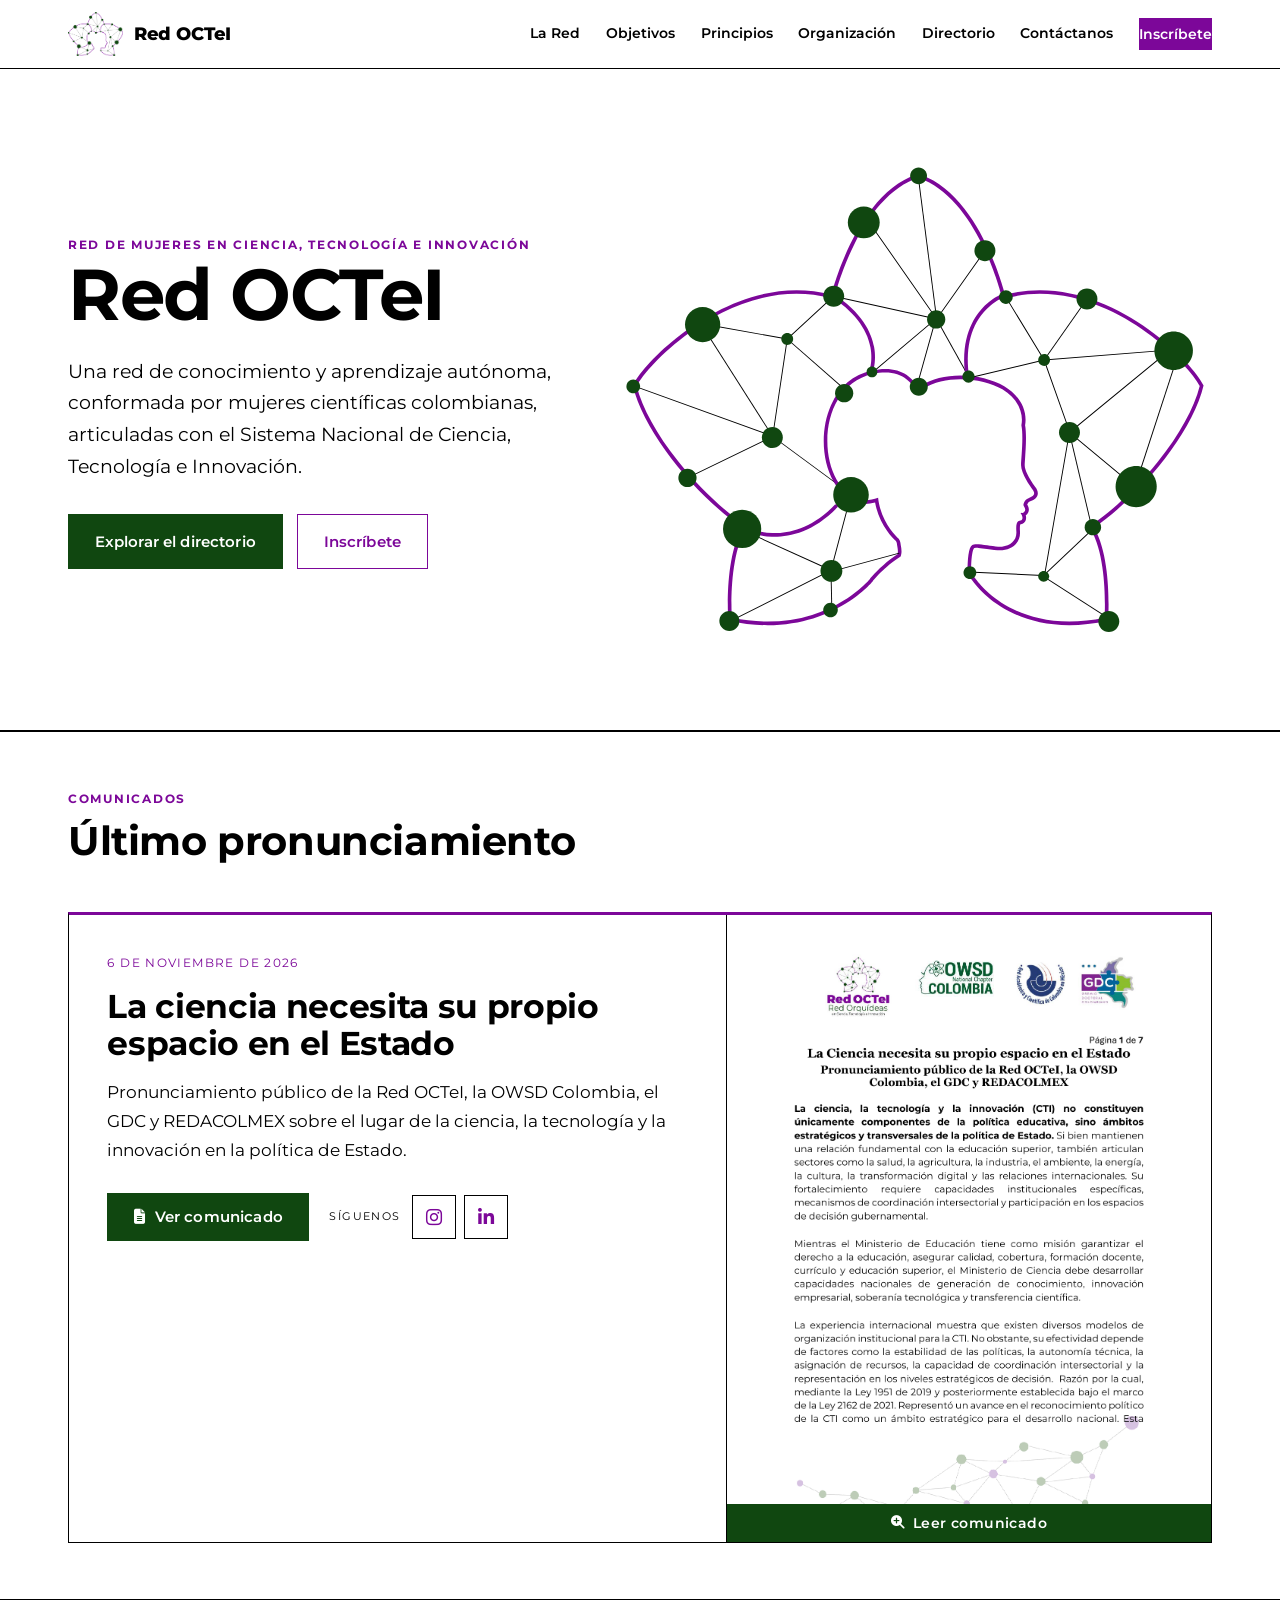
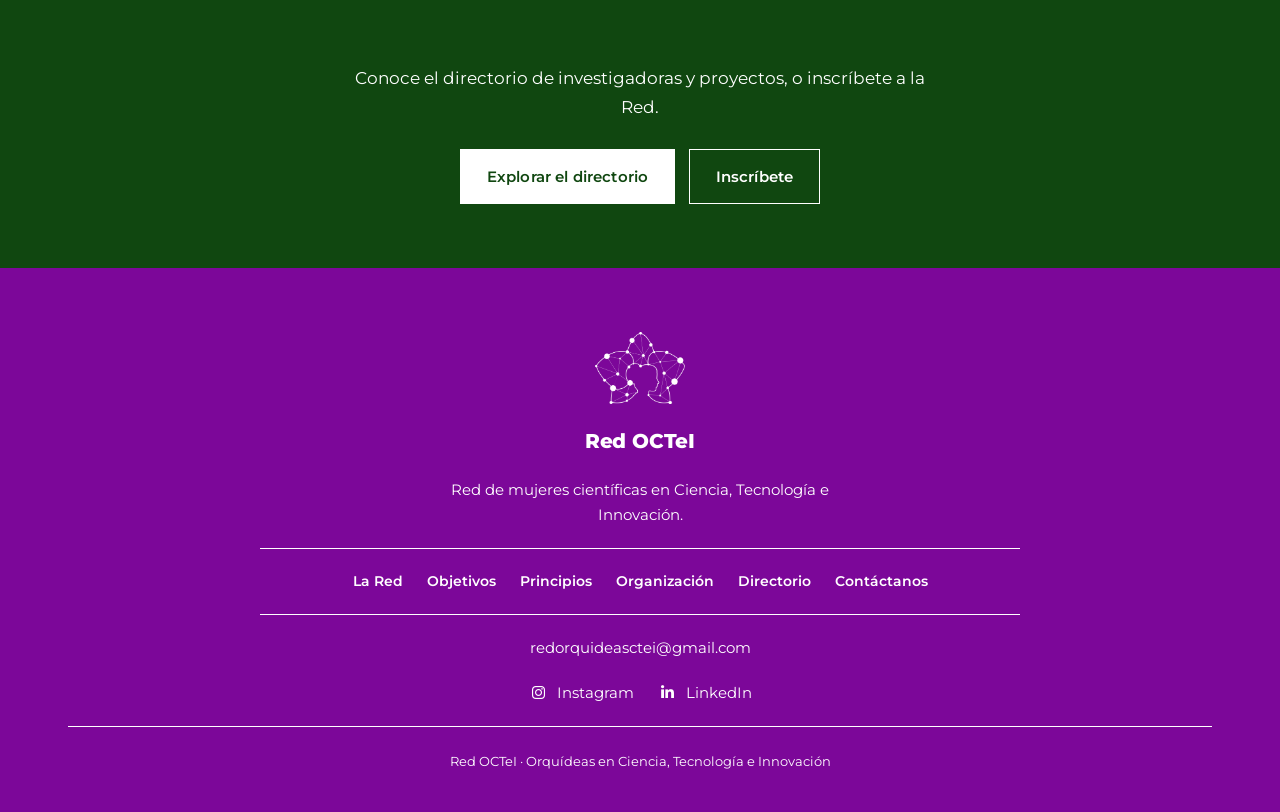
<file: index.html>
<!DOCTYPE html>
<html lang="es">
<head>
    <meta charset="UTF-8">
    <meta name="viewport" content="width=device-width, initial-scale=1.0">
    <title>Red OCTeI · Orquídeas en Ciencia, Tecnología e Innovación</title>
    <meta name="description" content="Red OCTeI es una red de conocimiento y aprendizaje autónoma de mujeres científicas colombianas, articulada con el Sistema Nacional de Ciencia, Tecnología e Innovación.">
    <link rel="icon" type="image/png" href="img/brand/logo-orchid-color.png">
    <link rel="preconnect" href="https://fonts.googleapis.com">
    <link rel="preconnect" href="https://fonts.gstatic.com" crossorigin>
    <link href="https://fonts.googleapis.com/css2?family=Montserrat:wght@400;500;600;700;800&display=swap" rel="stylesheet">
    <link rel="stylesheet" href="https://cdnjs.cloudflare.com/ajax/libs/font-awesome/6.5.1/css/all.min.css">
    <link rel="stylesheet" href="css/base.css">
    <link rel="stylesheet" href="css/landing.css">
</head>
<body>

    <a class="skip-link" href="#contenido">Saltar al contenido</a>

    <header class="site-nav" id="siteHeader">
        <div class="nav-inner">
            <a class="brand" href="index.html">
                <img class="brand-logo" src="img/brand/logo-orchid-color.png" alt="">
                <span class="brand-name">Red OCTeI</span>
            </a>
            <button class="nav-toggle" id="navToggle" type="button" aria-expanded="false" aria-controls="siteMenu">
                <i class="fa-solid fa-bars" aria-hidden="true"></i> Menú
            </button>
            <nav class="nav-menu" id="siteMenu" aria-label="Navegación principal">
                <a href="quienes-somos.html">La Red</a>
                <a href="objetivos.html">Objetivos</a>
                <a href="principios.html">Principios</a>
                <a href="organizacion.html">Organización</a>
                <a href="directorio.html">Directorio</a>
                <a href="contacto.html">Contáctanos</a>
                <a class="nav-cta" href="#" data-join>Inscríbete</a>
            </nav>
        </div>
    </header>

    <main id="contenido">

        <section class="hero">
            <div class="container">
                <div class="hero-grid">
                    <div class="hero-copy">
                        <span class="eyebrow">Red de Mujeres en Ciencia, Tecnología e Innovación</span>
                        <h1>Red OCTeI</h1>
                        <p class="hero-lead">
                            Una red de conocimiento y aprendizaje autónoma, conformada por mujeres científicas colombianas, articuladas con el Sistema Nacional de Ciencia, Tecnología e Innovación.
                        </p>
                        <div class="hero-actions">
                            <a class="btn btn-green" href="directorio.html">Explorar el directorio</a>
                            <a class="btn btn-outline" href="#" data-join>Inscríbete</a>
                        </div>
                    </div>
                    <div class="hero-visual">
                        <div class="orchid">
                            <svg xmlns="http://www.w3.org/2000/svg" viewBox="322.77 165.05 564.46 457.42" class="orchid-anim" role="img" aria-label="Símbolo de la Red OCTeI: orquídea con red de nodos y conexiones.">
<style>
  .orchid-anim .node { transform-box: fill-box; transform-origin: center; animation: nodePulse var(--dur,2s) ease-in-out infinite; }
  .orchid-anim .signal { offset-rotate: 0deg; }
  .orchid-anim .signal-core { opacity: 0; animation: signalMove var(--sdur,3s) linear infinite; }
  .orchid-anim .signal-halo { opacity: 0; animation: signalMove var(--sdur,3s) linear infinite; }
  @keyframes nodePulse { 0%,100% { transform: scale(1); opacity: .55; } 50% { transform: scale(1.16); opacity: 1; } }
  @keyframes signalMove { 0% { offset-distance: 0%; opacity: 0; } 10% { opacity: 1; } 78% { opacity: 1; } 100% { offset-distance: 100%; opacity: 0; } }
  .orchid-anim.paused .node, .orchid-anim.paused .signal-core, .orchid-anim.paused .signal-halo { animation-play-state: paused; }
  @media (prefers-reduced-motion: reduce) { .orchid-anim .node, .orchid-anim .signal-core, .orchid-anim .signal-halo { animation: none !important; } .orchid-anim .signal-core, .orchid-anim .signal-halo { opacity: 0; } }
</style>
  <g id="silhouette">
    <path fill="#000000" d="M 388.964844 468.546875 L 388.585938 467.765625 L 469.332031 428.472656 L 483.171875 335.914062 L 527.4375 295.117188 L 528.023438 295.753906 L 483.984375 336.34375 L 470.117188 429.054688 L 469.914062 429.152344 Z M 388.964844 468.546875 "/>
    <path fill="#000000" d="M 469.359375 428.996094 L 399.667969 319.476562 L 400.398438 319.011719 L 470.089844 428.53125 Z M 469.359375 428.996094 "/>
    <path fill="#000000" d="M 469.144531 428.738281 L 340.148438 381.988281 L 340.441406 381.171875 L 469.441406 427.921875 Z M 469.144531 428.738281 "/>
    <path fill="#000000" d="M 539.566406 385.800781 L 483.292969 336.453125 L 483.863281 335.800781 L 540.136719 385.152344 Z M 539.566406 385.800781 "/>
    <path fill="#000000" d="M 625.558594 317.832031 L 625.207031 317.328125 L 561.140625 225.558594 L 561.851562 225.0625 L 625.5625 316.328125 L 671.09375 251.898438 L 671.800781 252.398438 Z M 625.558594 317.832031 "/>
    <path fill="#000000" d="M 811.421875 474.980469 L 751.117188 424.875 L 751.519531 424.542969 L 845.855469 347.058594 L 727.488281 356.492188 L 690.988281 296.527344 L 691.730469 296.078125 L 727.953125 355.585938 L 848.539062 345.976562 L 752.476562 424.878906 L 811.976562 474.316406 Z M 811.421875 474.980469 "/>
    <path fill="#000000" d="M 816.441406 470.453125 L 815.617188 470.1875 L 856.308594 345.515625 L 857.132812 345.785156 Z M 816.441406 470.453125 "/>
    <path fill="#000000" d="M 728.074219 356.289062 L 727.367188 355.789062 L 768.058594 297.785156 L 768.765625 298.28125 Z M 728.074219 356.289062 "/>
    <path fill="#000000" d="M 544.265625 484.230469 L 469.46875 429.113281 L 469.980469 428.414062 L 544.777344 483.53125 Z M 544.265625 484.230469 "/>
    <path fill="#000000" d="M 429.230469 604.898438 L 428.839844 604.125 L 524.765625 555.730469 L 543.761719 484.0625 L 544.597656 484.285156 L 525.503906 556.328125 L 525.328125 556.417969 Z M 429.230469 604.898438 "/>
    <path fill="#000000" d="M 524.523438 555.992188 L 445.304688 520.0625 L 445.664062 519.273438 L 524.878906 555.203125 Z M 524.523438 555.992188 "/>
    <path fill="#000000" d="M 606.933594 382.128906 L 606.097656 381.894531 L 623.898438 318.320312 L 563.507812 369.355469 L 562.949219 368.695312 L 625.492188 315.839844 Z M 606.933594 382.128906 "/>
    <path fill="#000000" d="M 727.152344 561.539062 L 726.558594 560.910156 L 775.039062 515.023438 L 775.636719 515.652344 Z M 727.152344 561.539062 "/>
    <path fill="#000000" d="M 788.089844 601.414062 L 727.488281 562.453125 L 727.957031 561.726562 L 788.558594 600.683594 Z M 788.089844 601.414062 "/>
    <path fill="#000000" d="M 656.59375 373.832031 L 625.195312 317.609375 L 625.949219 317.1875 L 657.347656 373.410156 Z M 656.59375 373.832031 "/>
    <path fill="#7C0799" d="M 654.910156 559.722656 Z M 591.359375 542.847656 C 591.359375 542.847656 591.355469 542.847656 591.355469 542.847656 C 591.359375 542.847656 591.359375 542.847656 591.359375 542.847656 M 591.359375 542.84375 C 591.359375 542.84375 591.359375 542.847656 591.359375 542.847656 C 591.359375 542.84375 591.359375 542.847656 591.359375 542.84375 M 609.136719 178.839844 C 608.765625 178.949219 608.398438 179.078125 608.03125 179.191406 C 607.660156 179.078125 607.292969 178.949219 606.921875 178.839844 C 606.921875 178.839844 606.9375 179.085938 606.964844 179.535156 C 548.789062 198.929688 525.527344 294.0625 525.527344 294.0625 C 514.398438 291.082031 503.332031 289.746094 492.476562 289.746094 C 414.296875 289.742188 346.550781 358.917969 336.832031 380.300781 C 347.902344 426.792969 398.820312 486.566406 440.882812 515.347656 C 423.171875 546.339844 427.601562 603.902344 427.601562 603.902344 C 440.988281 606.839844 453.421875 608.09375 464.878906 608.09375 C 531.078125 608.09375 564.859375 566.265625 564.859375 566.265625 C 564.859375 566.265625 575.941406 552.417969 591.355469 542.847656 C 591.667969 541.785156 591.921875 540.703125 592.074219 539.605469 C 592.375 537.386719 592.050781 534.753906 591.449219 531.753906 C 591.191406 530.46875 591.425781 528.628906 589.519531 525.894531 C 586.355469 523.03125 572.320312 509.171875 569.929688 487.003906 C 566.0625 488.363281 561.949219 489.324219 557.742188 489.324219 C 548.585938 489.324219 539 484.769531 530.574219 469.828125 C 512.617188 437.984375 520.90625 379.128906 564.652344 369.453125 C 569.066406 368.476562 573.066406 368.035156 576.683594 368.035156 C 593.878906 368.035156 602.519531 377.972656 606.855469 387.4375 C 608.679688 385.988281 610.597656 384.636719 612.617188 383.367188 C 622.875 376.902344 635.613281 374.234375 648.15625 374.234375 C 663.300781 374.234375 678.160156 378.125 688.03125 383.9375 C 702.445312 392.421875 708.46875 405.921875 706.09375 418.164062 C 708.339844 428.65625 705.742188 450.996094 705.792969 456.039062 C 705.863281 464.03125 714.429688 475.898438 716.835938 479.304688 C 719.832031 483.550781 717.875 485.542969 712.867188 487.328125 C 711.449219 487.832031 710.570312 488.566406 709.976562 489.332031 C 708.625 491.085938 707.96875 492.988281 708.042969 493.929688 C 708.148438 495.242188 710.410156 496.898438 709.527344 499.265625 C 708.425781 502.238281 704.28125 500.988281 705.609375 502.117188 C 707.15625 503.421875 708.21875 508.210938 705.261719 508.609375 C 702.3125 509.011719 700.71875 510.882812 701.3125 519.101562 C 701.902344 527.320312 696.011719 532.386719 687.664062 533.414062 C 687.191406 533.472656 686.640625 533.5 686.03125 533.5 C 681.035156 533.5 671.832031 531.746094 665.675781 531.164062 C 664.984375 531.097656 664.351562 531.070312 663.777344 531.070312 C 661.496094 531.070312 660.136719 531.511719 659.488281 531.820312 C 655.523438 533.691406 654.789062 547.726562 654.910156 559.722656 C 654.9375 559.75 655.820312 560.851562 655.820312 560.851562 C 655.820312 560.851562 660.40625 566.789062 660.90625 567.464844 C 665.972656 574.308594 693.917969 608.09375 751.703125 608.09375 C 762.832031 608.09375 775.066406 606.839844 788.460938 603.902344 C 788.460938 603.902344 792.886719 546.339844 775.175781 515.347656 C 817.242188 486.566406 868.160156 426.792969 879.230469 380.300781 C 869.511719 358.917969 801.753906 289.746094 723.585938 289.746094 C 712.722656 289.746094 701.667969 291.078125 690.53125 294.0625 C 690.53125 294.0625 667.644531 200.449219 610.484375 180.015625 C 609.617188 179.238281 609.136719 178.839844 609.136719 178.839844 M 608.324219 182.71875 C 608.621094 182.957031 608.957031 183.148438 609.320312 183.277344 C 621.777344 187.730469 633.597656 196.277344 644.453125 208.679688 C 653.257812 218.746094 661.445312 231.339844 668.777344 246.117188 C 681.351562 271.449219 687.109375 294.65625 687.167969 294.886719 C 687.390625 295.792969 687.964844 296.570312 688.769531 297.042969 C 689.308594 297.363281 689.917969 297.527344 690.53125 297.527344 C 690.832031 297.527344 691.132812 297.488281 691.429688 297.410156 C 701.828125 294.621094 712.648438 293.207031 723.585938 293.207031 C 765.132812 293.207031 801.699219 313.121094 825.0625 329.824219 C 852.097656 349.152344 870.4375 370.667969 875.570312 380.6875 C 870.320312 401.496094 856.351562 426.867188 836.117188 452.308594 C 817.097656 476.21875 794.171875 498.152344 773.222656 512.488281 C 771.734375 513.507812 771.277344 515.5 772.171875 517.066406 C 787.058594 543.121094 785.738281 589.652344 785.160156 601.0625 C 773.625 603.429688 762.382812 604.628906 751.703125 604.628906 C 695.578125 604.628906 668.539062 571.953125 663.691406 565.402344 C 663.183594 564.71875 659.035156 559.34375 658.5625 558.734375 C 658.546875 558.714844 658.535156 558.699219 658.519531 558.679688 C 658.464844 558.613281 658.414062 558.546875 658.363281 558.484375 C 658.265625 539.105469 660.683594 535.386719 661.09375 534.898438 C 661.390625 534.785156 662.234375 534.535156 663.777344 534.535156 C 664.273438 534.535156 664.804688 534.5625 665.351562 534.613281 C 667.671875 534.832031 670.429688 535.222656 673.351562 535.632812 C 677.96875 536.289062 682.738281 536.960938 686.03125 536.960938 C 686.808594 536.960938 687.484375 536.925781 688.085938 536.851562 C 698.910156 535.519531 705.457031 528.457031 704.765625 518.851562 C 704.355469 513.175781 705.191406 512.1875 705.199219 512.167969 C 705.203125 512.167969 705.328125 512.097656 705.730469 512.042969 C 707.964844 511.738281 709.683594 510.25 710.320312 508.054688 C 710.710938 506.714844 710.660156 505.125 710.269531 503.625 C 711.265625 502.980469 712.210938 501.992188 712.773438 500.472656 C 713.925781 497.375 712.417969 494.875 711.691406 493.671875 C 711.660156 493.617188 711.625 493.558594 711.589844 493.5 C 711.742188 493.03125 712.097656 492.253906 712.714844 491.457031 C 712.898438 491.21875 713.230469 490.875 714.03125 490.589844 C 717.109375 489.492188 720.394531 487.933594 721.425781 484.6875 C 722.492188 481.3125 720.363281 478.296875 719.664062 477.304688 L 719.441406 476.996094 C 712.722656 467.503906 709.296875 460.441406 709.257812 456.003906 C 709.246094 454.789062 709.425781 452.144531 709.632812 449.082031 C 710.25 439.992188 711.175781 426.382812 709.621094 418.132812 C 712.074219 403.824219 704.53125 389.632812 689.789062 380.953125 C 678.957031 374.578125 663.394531 370.769531 648.15625 370.769531 C 633.734375 370.769531 620.808594 374.113281 610.769531 380.4375 C 609.847656 381.015625 608.945312 381.617188 608.0625 382.230469 C 602.992188 373.464844 593.660156 364.574219 576.683594 364.574219 C 572.699219 364.574219 568.398438 365.078125 563.90625 366.070312 C 546.441406 369.933594 533.042969 381.304688 525.164062 398.957031 C 515.140625 421.414062 516.125 451.257812 527.558594 471.53125 C 535.511719 485.632812 545.667969 492.785156 557.742188 492.785156 C 560.714844 492.785156 563.792969 492.363281 567.074219 491.503906 C 570.667969 511.953125 583.464844 525 586.875 528.167969 C 587.6875 529.425781 587.777344 530.265625 587.882812 531.230469 C 587.925781 531.613281 587.96875 532.007812 588.050781 532.433594 C 588.671875 535.519531 588.851562 537.585938 588.640625 539.136719 C 588.574219 539.621094 588.484375 540.117188 588.359375 540.644531 C 573.242188 550.359375 562.613281 563.53125 562.167969 564.085938 C 562.085938 564.1875 553.730469 574.367188 537.601562 584.402344 C 528.160156 590.277344 517.929688 594.957031 507.199219 598.3125 C 493.792969 602.503906 479.554688 604.628906 464.878906 604.628906 C 453.875 604.628906 442.457031 603.429688 430.898438 601.0625 C 430.320312 589.65625 428.988281 543.144531 443.890625 517.066406 C 444.785156 515.5 444.328125 513.507812 442.839844 512.488281 C 421.886719 498.152344 398.964844 476.21875 379.945312 452.308594 C 359.707031 426.867188 345.738281 401.496094 340.492188 380.6875 C 345.625 370.667969 363.964844 349.148438 390.996094 329.820312 C 414.355469 313.117188 450.925781 293.207031 492.476562 293.207031 C 503.414062 293.210938 514.234375 294.621094 524.632812 297.410156 C 524.929688 297.488281 525.226562 297.527344 525.527344 297.527344 C 526.144531 297.527344 526.753906 297.363281 527.292969 297.042969 C 528.09375 296.570312 528.671875 295.792969 528.894531 294.886719 C 528.949219 294.652344 534.800781 271.070312 547.589844 245.496094 C 555.050781 230.582031 563.375 217.917969 572.332031 207.859375 C 583.371094 195.46875 595.390625 187.042969 608.058594 182.820312 C 608.148438 182.789062 608.238281 182.753906 608.324219 182.71875 "/>
    <path fill="#7C0799" d="M 471.542969 524.042969 C 470.679688 524.042969 469.835938 524.023438 469.011719 523.996094 C 452.074219 523.382812 440.777344 517.113281 440.304688 516.847656 C 439.472656 516.378906 439.175781 515.320312 439.648438 514.488281 C 440.117188 513.65625 441.171875 513.359375 442.007812 513.832031 C 442.179688 513.925781 453.210938 520 469.304688 520.542969 C 484.15625 521.035156 506.53125 516.785156 528.769531 493.667969 C 529.433594 492.980469 530.53125 492.960938 531.21875 493.621094 C 531.910156 494.285156 531.929688 495.382812 531.265625 496.070312 C 509.300781 518.898438 487.085938 524.042969 471.542969 524.042969 "/>
    <path fill="#7C0799" d="M 562.792969 370.324219 C 562.570312 370.324219 562.347656 370.28125 562.128906 370.191406 C 561.246094 369.824219 560.828125 368.8125 561.195312 367.929688 C 561.253906 367.789062 565.195312 357.945312 562.699219 344.226562 C 559.378906 326 546.207031 309.160156 524.605469 295.527344 C 523.796875 295.015625 523.554688 293.949219 524.066406 293.140625 C 524.574219 292.332031 525.644531 292.089844 526.453125 292.597656 C 554.917969 310.5625 563.75 330.371094 566.144531 343.820312 C 568.757812 358.519531 564.574219 368.828125 564.394531 369.257812 C 564.117188 369.925781 563.472656 370.324219 562.792969 370.324219 "/>
    <path fill="#7C0799" d="M 654.996094 375.085938 C 654.160156 375.085938 653.425781 374.480469 653.289062 373.632812 C 647.816406 339.878906 658.027344 319.613281 667.558594 308.554688 C 677.933594 296.515625 689.5 292.582031 689.988281 292.417969 C 690.894531 292.121094 691.875 292.613281 692.175781 293.519531 C 692.476562 294.425781 691.984375 295.40625 691.078125 295.707031 C 690.890625 295.769531 679.777344 299.609375 670.0625 310.953125 C 657.175781 326.003906 652.554688 347.484375 656.707031 373.078125 C 656.859375 374.019531 656.21875 374.910156 655.273438 375.0625 C 655.179688 375.078125 655.085938 375.085938 654.996094 375.085938 "/>
    <path fill="#104710" d="M 440.722656 514.90625 L 473.179688 428.332031 "/>
  </g>
  <g id="connections">
    <path fill="#000000" d="M 625.132812 317.136719 L 607.617188 181.636719 L 608.476562 181.523438 L 625.992188 317.023438 Z M 625.132812 317.136719 "/>
    <path fill="#000000" d="M 625.46875 317.503906 L 527.636719 295.859375 L 527.824219 295.015625 L 625.65625 316.65625 Z M 625.46875 317.503906 "/>
    <path fill="#000000" d="M 483.5 336.554688 L 406.449219 322.699219 L 406.601562 321.847656 L 483.652344 335.703125 Z M 483.5 336.554688 "/>
    <path fill="#000000" d="M 655.097656 373.777344 L 654.898438 372.933594 L 727.621094 355.617188 L 727.820312 356.460938 Z M 655.097656 373.777344 "/>
    <path fill="#000000" d="M 728.226562 562.453125 L 727.375 562.304688 L 751.449219 424.042969 L 727.3125 356.183594 L 728.128906 355.894531 L 752.34375 423.96875 L 752.320312 424.078125 Z M 728.226562 562.453125 "/>
    <path fill="#000000" d="M 525.566406 594.132812 L 524.699219 556.039062 L 525.566406 556.019531 L 526.433594 594.113281 Z M 525.566406 594.132812 "/>
    <path fill="#000000" d="M 526.113281 557.3125 L 525.886719 556.476562 L 589.953125 539.164062 L 590.179688 540 Z M 526.113281 557.3125 "/>
    <path fill="#000000" d="M 726.402344 561.222656 L 661.039062 558.195312 L 661.078125 557.328125 L 726.441406 560.359375 Z M 726.402344 561.222656 "/>
    <path fill="#000000" d="M 772.320312 514.140625 L 751.375 425.410156 L 752.21875 425.210938 L 773.160156 513.941406 Z M 772.320312 514.140625 "/>
  </g>
  <g id="signals">
    <circle class="signal signal-halo" r="7" cx="0" cy="0" fill="#104710" opacity="0.35" style="offset-path: path('M 625.132812 317.136719 L 607.617188 181.636719 L 608.476562 181.523438 L 625.992188 317.023438 Z M 625.132812 317.136719 '); animation-duration: 2.4s; animation-delay: 0.0s;"/>
    <circle class="signal signal-core" r="3.6" cx="0" cy="0" fill="#104710" style="offset-path: path('M 625.132812 317.136719 L 607.617188 181.636719 L 608.476562 181.523438 L 625.992188 317.023438 Z M 625.132812 317.136719 '); animation-duration: 2.4s; animation-delay: 0.0s;"/>
    <circle class="signal signal-halo" r="7" cx="0" cy="0" fill="#104710" opacity="0.35" style="offset-path: path('M 625.46875 317.503906 L 527.636719 295.859375 L 527.824219 295.015625 L 625.65625 316.65625 Z M 625.46875 317.503906 '); animation-duration: 2.9s; animation-delay: 0.6s;"/>
    <circle class="signal signal-core" r="3.6" cx="0" cy="0" fill="#104710" style="offset-path: path('M 625.46875 317.503906 L 527.636719 295.859375 L 527.824219 295.015625 L 625.65625 316.65625 Z M 625.46875 317.503906 '); animation-duration: 2.9s; animation-delay: 0.6s;"/>
    <circle class="signal signal-halo" r="7" cx="0" cy="0" fill="#104710" opacity="0.35" style="offset-path: path('M 483.5 336.554688 L 406.449219 322.699219 L 406.601562 321.847656 L 483.652344 335.703125 Z M 483.5 336.554688 '); animation-duration: 3.4s; animation-delay: 1.2s;"/>
    <circle class="signal signal-core" r="3.6" cx="0" cy="0" fill="#104710" style="offset-path: path('M 483.5 336.554688 L 406.449219 322.699219 L 406.601562 321.847656 L 483.652344 335.703125 Z M 483.5 336.554688 '); animation-duration: 3.4s; animation-delay: 1.2s;"/>
    <circle class="signal signal-halo" r="7" cx="0" cy="0" fill="#104710" opacity="0.35" style="offset-path: path('M 655.097656 373.777344 L 654.898438 372.933594 L 727.621094 355.617188 L 727.820312 356.460938 Z M 655.097656 373.777344 '); animation-duration: 2.4s; animation-delay: 1.8s;"/>
    <circle class="signal signal-core" r="3.6" cx="0" cy="0" fill="#104710" style="offset-path: path('M 655.097656 373.777344 L 654.898438 372.933594 L 727.621094 355.617188 L 727.820312 356.460938 Z M 655.097656 373.777344 '); animation-duration: 2.4s; animation-delay: 1.8s;"/>
    <circle class="signal signal-halo" r="7" cx="0" cy="0" fill="#104710" opacity="0.35" style="offset-path: path('M 728.226562 562.453125 L 727.375 562.304688 L 751.449219 424.042969 L 727.3125 356.183594 L 728.128906 355.894531 L 752.34375 423.96875 L 752.320312 424.078125 Z M 728.226562 562.453125 '); animation-duration: 2.9s; animation-delay: 2.4s;"/>
    <circle class="signal signal-core" r="3.6" cx="0" cy="0" fill="#104710" style="offset-path: path('M 728.226562 562.453125 L 727.375 562.304688 L 751.449219 424.042969 L 727.3125 356.183594 L 728.128906 355.894531 L 752.34375 423.96875 L 752.320312 424.078125 Z M 728.226562 562.453125 '); animation-duration: 2.9s; animation-delay: 2.4s;"/>
    <circle class="signal signal-halo" r="7" cx="0" cy="0" fill="#104710" opacity="0.35" style="offset-path: path('M 525.566406 594.132812 L 524.699219 556.039062 L 525.566406 556.019531 L 526.433594 594.113281 Z M 525.566406 594.132812 '); animation-duration: 3.4s; animation-delay: 3.0s;"/>
    <circle class="signal signal-core" r="3.6" cx="0" cy="0" fill="#104710" style="offset-path: path('M 525.566406 594.132812 L 524.699219 556.039062 L 525.566406 556.019531 L 526.433594 594.113281 Z M 525.566406 594.132812 '); animation-duration: 3.4s; animation-delay: 3.0s;"/>
    <circle class="signal signal-halo" r="7" cx="0" cy="0" fill="#104710" opacity="0.35" style="offset-path: path('M 526.113281 557.3125 L 525.886719 556.476562 L 589.953125 539.164062 L 590.179688 540 Z M 526.113281 557.3125 '); animation-duration: 2.4s; animation-delay: 3.6s;"/>
    <circle class="signal signal-core" r="3.6" cx="0" cy="0" fill="#104710" style="offset-path: path('M 526.113281 557.3125 L 525.886719 556.476562 L 589.953125 539.164062 L 590.179688 540 Z M 526.113281 557.3125 '); animation-duration: 2.4s; animation-delay: 3.6s;"/>
    <circle class="signal signal-halo" r="7" cx="0" cy="0" fill="#104710" opacity="0.35" style="offset-path: path('M 726.402344 561.222656 L 661.039062 558.195312 L 661.078125 557.328125 L 726.441406 560.359375 Z M 726.402344 561.222656 '); animation-duration: 2.9s; animation-delay: 4.2s;"/>
    <circle class="signal signal-core" r="3.6" cx="0" cy="0" fill="#104710" style="offset-path: path('M 726.402344 561.222656 L 661.039062 558.195312 L 661.078125 557.328125 L 726.441406 560.359375 Z M 726.402344 561.222656 '); animation-duration: 2.9s; animation-delay: 4.2s;"/>
    <circle class="signal signal-halo" r="7" cx="0" cy="0" fill="#104710" opacity="0.35" style="offset-path: path('M 772.320312 514.140625 L 751.375 425.410156 L 752.21875 425.210938 L 773.160156 513.941406 Z M 772.320312 514.140625 '); animation-duration: 3.4s; animation-delay: 4.8s;"/>
    <circle class="signal signal-core" r="3.6" cx="0" cy="0" fill="#104710" style="offset-path: path('M 772.320312 514.140625 L 751.375 425.410156 L 752.21875 425.210938 L 773.160156 513.941406 Z M 772.320312 514.140625 '); animation-duration: 3.4s; animation-delay: 4.8s;"/>
  </g>
  <g id="nodes">
    <path class="node" fill="#104710" d="M 419.945312 322.402344 C 419.945312 331.65625 412.441406 339.15625 403.1875 339.15625 C 393.933594 339.15625 386.433594 331.65625 386.433594 322.402344 C 386.433594 313.148438 393.933594 305.648438 403.1875 305.648438 C 412.441406 305.648438 419.945312 313.148438 419.945312 322.402344 " style="--dur:1.6s; animation-delay:0.0s;"/>
    <path class="node" fill="#104710" d="M 834.710938 476.378906 C 834.710938 487.175781 825.960938 495.929688 815.164062 495.929688 C 804.367188 495.929688 795.613281 487.175781 795.613281 476.378906 C 795.613281 465.582031 804.367188 456.832031 815.164062 456.832031 C 825.960938 456.832031 834.710938 465.582031 834.710938 476.378906 " style="--dur:1.88s; animation-delay:0.14s;"/>
    <path class="node" fill="#104710" d="M 778.367188 298.035156 C 778.367188 303.53125 773.910156 307.988281 768.414062 307.988281 C 762.914062 307.988281 758.457031 303.53125 758.457031 298.035156 C 758.457031 292.535156 762.914062 288.078125 768.414062 288.078125 C 773.910156 288.078125 778.367188 292.535156 778.367188 298.035156 " style="--dur:2.16s; animation-delay:0.28s;"/>
    <path class="node" fill="#104710" d="M 799.144531 604.511719 C 799.144531 610.011719 794.6875 614.46875 789.191406 614.46875 C 783.691406 614.46875 779.234375 610.011719 779.234375 604.511719 C 779.234375 599.011719 783.691406 594.554688 789.191406 594.554688 C 794.6875 594.554688 799.144531 599.011719 799.144531 604.511719 " style="--dur:2.44s; animation-delay:0.42s;"/>
    <path class="node" fill="#104710" d="M 681.402344 252.148438 C 681.402344 257.648438 676.945312 262.105469 671.445312 262.105469 C 665.949219 262.105469 661.492188 257.648438 661.492188 252.148438 C 661.492188 246.648438 665.949219 242.191406 671.445312 242.191406 C 676.945312 242.191406 681.402344 246.648438 681.402344 252.148438 " style="--dur:1.6s; animation-delay:0.56s;"/>
    <path class="node" fill="#104710" d="M 616.414062 181.066406 C 616.414062 185.496094 612.824219 189.085938 608.398438 189.085938 C 603.96875 189.085938 600.378906 185.496094 600.378906 181.066406 C 600.378906 176.640625 603.96875 173.050781 608.398438 173.050781 C 612.824219 173.050781 616.414062 176.640625 616.414062 181.066406 " style="--dur:1.88s; animation-delay:0.7s;"/>
    <path class="node" fill="#104710" d="M 617.152344 381.488281 C 617.152344 386.214844 613.316406 390.050781 608.585938 390.050781 C 603.855469 390.050781 600.023438 386.214844 600.023438 381.488281 C 600.023438 376.757812 603.855469 372.921875 608.585938 372.921875 C 613.316406 372.921875 617.152344 376.757812 617.152344 381.488281 " style="--dur:2.16s; animation-delay:0.84s;"/>
    <path class="node" fill="#104710" d="M 781.832031 514.90625 C 781.832031 519.210938 778.34375 522.699219 774.039062 522.699219 C 769.734375 522.699219 766.246094 519.210938 766.246094 514.90625 C 766.246094 510.601562 769.734375 507.113281 774.039062 507.113281 C 778.34375 507.113281 781.832031 510.601562 781.832031 514.90625 " style="--dur:2.44s; animation-delay:0.98s;"/>
    <path class="node" fill="#104710" d="M 869.09375 347.191406 C 869.09375 357.292969 860.902344 365.484375 850.796875 365.484375 C 840.695312 365.484375 832.503906 357.292969 832.503906 347.191406 C 832.503906 337.085938 840.695312 328.894531 850.796875 328.894531 C 860.902344 328.894531 869.09375 337.085938 869.09375 347.191406 " style="--dur:1.6s; animation-delay:1.12s;"/>
    <path class="node" fill="#104710" d="M 531.628906 593.691406 C 531.628906 597.515625 528.527344 600.617188 524.699219 600.617188 C 520.875 600.617188 517.773438 597.515625 517.773438 593.691406 C 517.773438 589.867188 520.875 586.765625 524.699219 586.765625 C 528.527344 586.765625 531.628906 589.867188 531.628906 593.691406 " style="--dur:1.88s; animation-delay:1.26s;"/>
    <path class="node" fill="#104710" d="M 438.125 604.078125 C 438.125 609.339844 433.859375 613.601562 428.601562 613.601562 C 423.34375 613.601562 419.078125 609.339844 419.078125 604.078125 C 419.078125 598.820312 423.34375 594.554688 428.601562 594.554688 C 433.859375 594.554688 438.125 598.820312 438.125 604.078125 " style="--dur:2.16s; animation-delay:1.4s;"/>
    <path class="node" fill="#104710" d="M 546.34375 387.640625 C 546.34375 392.421875 542.46875 396.296875 537.6875 396.296875 C 532.90625 396.296875 529.03125 392.421875 529.03125 387.640625 C 529.03125 382.859375 532.90625 378.980469 537.6875 378.980469 C 542.46875 378.980469 546.34375 382.859375 546.34375 387.640625 " style="--dur:2.44s; animation-delay:1.54s;"/>
    <path class="node" fill="#104710" d="M 489.203125 336.128906 C 489.203125 339.234375 486.6875 341.753906 483.578125 341.753906 C 480.46875 341.753906 477.949219 339.234375 477.949219 336.128906 C 477.949219 333.019531 480.46875 330.5 483.578125 330.5 C 486.6875 330.5 489.203125 333.019531 489.203125 336.128906 " style="--dur:1.6s; animation-delay:1.68s;"/>
    <path class="node" fill="#104710" d="M 569.222656 367.414062 C 569.222656 370.238281 566.9375 372.527344 564.113281 372.527344 C 561.289062 372.527344 559 370.238281 559 367.414062 C 559 364.59375 561.289062 362.304688 564.113281 362.304688 C 566.9375 362.304688 569.222656 364.59375 569.222656 367.414062 " style="--dur:1.88s; animation-delay:1.82s;"/>
    <path class="node" fill="#104710" d="M 661.632812 371.835938 C 661.632812 375.039062 659.039062 377.636719 655.835938 377.636719 C 652.628906 377.636719 650.035156 375.039062 650.035156 371.835938 C 650.035156 368.632812 652.628906 366.039062 655.835938 366.039062 C 659.039062 366.039062 661.632812 368.632812 661.632812 371.835938 " style="--dur:2.16s; animation-delay:1.96s;"/>
    <path class="node" fill="#104710" d="M 537.6875 295.4375 C 537.6875 300.933594 533.230469 305.390625 527.730469 305.390625 C 522.230469 305.390625 517.773438 300.933594 517.773438 295.4375 C 517.773438 289.9375 522.230469 285.480469 527.730469 285.480469 C 533.230469 285.480469 537.6875 289.9375 537.6875 295.4375 " style="--dur:2.44s; animation-delay:2.1s;"/>
    <path class="node" fill="#104710" d="M 761.753906 424.875 C 761.753906 430.375 757.292969 434.832031 751.796875 434.832031 C 746.296875 434.832031 741.839844 430.375 741.839844 424.875 C 741.839844 419.378906 746.296875 414.921875 751.796875 414.921875 C 757.292969 414.921875 761.753906 419.378906 761.753906 424.875 " style="--dur:1.6s; animation-delay:2.24s;"/>
    <path class="node" fill="#104710" d="M 697.851562 296.300781 C 697.851562 299.886719 694.945312 302.796875 691.359375 302.796875 C 687.773438 302.796875 684.867188 299.886719 684.867188 296.300781 C 684.867188 292.714844 687.773438 289.808594 691.359375 289.808594 C 694.945312 289.808594 697.851562 292.714844 697.851562 296.300781 " style="--dur:1.88s; animation-delay:2.38s;"/>
    <path class="node" fill="#104710" d="M 343.757812 381.148438 C 343.757812 384.734375 340.851562 387.640625 337.265625 387.640625 C 333.679688 387.640625 330.769531 384.734375 330.769531 381.148438 C 330.769531 377.558594 333.679688 374.652344 337.265625 374.652344 C 340.851562 374.652344 343.757812 377.558594 343.757812 381.148438 " style="--dur:2.16s; animation-delay:0.12s;"/>
    <path class="node" fill="#104710" d="M 397.433594 468.15625 C 397.433594 472.9375 393.558594 476.8125 388.777344 476.8125 C 383.996094 476.8125 380.121094 472.9375 380.121094 468.15625 C 380.121094 463.375 383.996094 459.496094 388.777344 459.496094 C 393.558594 459.496094 397.433594 463.375 397.433594 468.15625 " style="--dur:2.44s; animation-delay:0.26s;"/>
    <path class="node" fill="#104710" d="M 663.222656 558.195312 C 663.222656 561.542969 660.507812 564.253906 657.164062 564.253906 C 653.816406 564.253906 651.101562 561.542969 651.101562 558.195312 C 651.101562 554.847656 653.816406 552.132812 657.164062 552.132812 C 660.507812 552.132812 663.222656 554.847656 663.222656 558.195312 " style="--dur:1.6s; animation-delay:0.4s;"/>
    <path class="node" fill="#104710" d="M 571.453125 225.308594 C 571.453125 233.679688 564.667969 240.460938 556.300781 240.460938 C 547.933594 240.460938 541.148438 233.679688 541.148438 225.308594 C 541.148438 216.941406 547.933594 210.160156 556.300781 210.160156 C 564.667969 210.160156 571.453125 216.941406 571.453125 225.308594 " style="--dur:1.88s; animation-delay:0.54s;"/>
    <path class="node" fill="#104710" d="M 731.316406 351.710938 C 733.707031 353.699219 734.035156 357.246094 732.050781 359.636719 C 730.0625 362.027344 726.515625 362.355469 724.125 360.367188 C 721.734375 358.382812 721.40625 354.832031 723.394531 352.445312 C 725.378906 350.054688 728.925781 349.726562 731.316406 351.710938 " style="--dur:2.16s; animation-delay:0.68s;"/>
    <path class="node" fill="#104710" d="M 535.957031 556.460938 C 535.957031 562.199219 531.304688 566.851562 525.566406 566.851562 C 519.828125 566.851562 515.175781 562.199219 515.175781 556.460938 C 515.175781 550.722656 519.828125 546.074219 525.566406 546.074219 C 531.304688 546.074219 535.957031 550.722656 535.957031 556.460938 " style="--dur:2.44s; animation-delay:0.82s;"/>
    <path class="node" fill="#104710" d="M 633.785156 317.511719 C 633.785156 322.292969 629.910156 326.171875 625.128906 326.171875 C 620.347656 326.171875 616.472656 322.292969 616.472656 317.511719 C 616.472656 312.730469 620.347656 308.855469 625.128906 308.855469 C 629.910156 308.855469 633.785156 312.730469 633.785156 317.511719 " style="--dur:1.6s; animation-delay:0.96s;"/>
    <path class="node" fill="#104710" d="M 732.484375 561.65625 C 732.484375 564.527344 730.15625 566.851562 727.289062 566.851562 C 724.421875 566.851562 722.09375 564.527344 722.09375 561.65625 C 722.09375 558.789062 724.421875 556.460938 727.289062 556.460938 C 730.15625 556.460938 732.484375 558.789062 732.484375 561.65625 " style="--dur:1.88s; animation-delay:1.1s;"/>
    <path class="node" fill="#104710" d="M 561.0625 484.171875 C 561.0625 493.496094 553.503906 501.054688 544.179688 501.054688 C 534.855469 501.054688 527.296875 493.496094 527.296875 484.171875 C 527.296875 474.847656 534.855469 467.289062 544.179688 467.289062 C 553.503906 467.289062 561.0625 474.847656 561.0625 484.171875 " style="--dur:2.16s; animation-delay:1.24s;"/>
    <path class="node" fill="#104710" d="M 458.902344 516.636719 C 458.902344 526.679688 450.761719 534.820312 440.722656 534.820312 C 430.679688 534.820312 422.542969 526.679688 422.542969 516.636719 C 422.542969 506.597656 430.679688 498.457031 440.722656 498.457031 C 450.761719 498.457031 458.902344 506.597656 458.902344 516.636719 " style="--dur:2.44s; animation-delay:1.38s;"/>
    <path class="node" fill="#104710" d="M 479.398438 429.769531 C 479.398438 435.269531 474.9375 439.722656 469.441406 439.722656 C 463.941406 439.722656 459.484375 435.269531 459.484375 429.769531 C 459.484375 424.269531 463.941406 419.8125 469.441406 419.8125 C 474.9375 419.8125 479.398438 424.269531 479.398438 429.769531 " style="--dur:1.6s; animation-delay:1.52s;"/>
  </g>
</svg>
                        </div>
                    </div>
                </div>
            </div>
        </section>

        <section class="comunicados section" id="comunicados">
            <div class="container">
                <div class="section-head">
                    <span class="eyebrow">Comunicados</span>
                    <h2>Último pronunciamiento</h2>
                </div>
                <div class="comunicado-card">
                    <div class="comunicado-copy">
                        <span class="comunicado-fecha">6 de noviembre de 2026</span>
                        <h3 class="comunicado-titulo">La ciencia necesita su propio espacio en el Estado</h3>
                        <p class="comunicado-lead">Pronunciamiento público de la Red OCTeI, la OWSD Colombia, el GDC y REDACOLMEX sobre el lugar de la ciencia, la tecnología y la innovación en la política de Estado.</p>
                        <div class="comunicado-actions">
                            <button class="btn btn-green" type="button" data-comunicado>
                                <i class="fa-solid fa-file-lines" aria-hidden="true"></i> Ver comunicado
                            </button>
                            <span class="comunicado-socials">
                                <span class="comunicado-social-label">Síguenos</span>
                                <a class="social-btn" href="#" data-social="instagram" target="_blank" rel="noopener" aria-label="Instagram de Red OCTeI"><i class="fa-brands fa-instagram" aria-hidden="true"></i></a>
                                <a class="social-btn" href="#" data-social="linkedin" target="_blank" rel="noopener" aria-label="LinkedIn de Red OCTeI"><i class="fa-brands fa-linkedin-in" aria-hidden="true"></i></a>
                            </span>
                        </div>
                    </div>
                    <div class="comunicado-preview">
                        <button class="comunicado-preview-btn" type="button" data-comunicado aria-label="Abrir el comunicado">
                            <img src="img/comunicados/comunicado-1.png" alt="">
                            <span class="comunicado-preview-tag"><i class="fa-solid fa-magnifying-glass-plus" aria-hidden="true"></i> Leer comunicado</span>
                        </button>
                    </div>
                </div>
            </div>
        </section>

        <section class="cta-final">
            <div class="container">
                <p class="cta-note">Conoce el directorio de investigadoras y proyectos, o inscríbete a la Red.</p>
                <div class="cta-actions">
                    <a class="btn btn-invert" href="directorio.html">Explorar el directorio</a>
                    <a class="btn btn-outline" href="#" data-join>Inscríbete</a>
                </div>
            </div>
        </section>

    </main>

    <footer class="site-footer">
        <div class="container footer-center">
            <img class="footer-logo" src="img/brand/logo-orchid-white.png" alt="">
            <div class="footer-name">Red OCTeI</div>
            <p class="footer-tagline">Red de mujeres científicas en Ciencia, Tecnología e Innovación.</p>
            <nav class="footer-nav" aria-label="Navegación secundaria">
                <a href="quienes-somos.html">La Red</a>
                <a href="objetivos.html">Objetivos</a>
                <a href="principios.html">Principios</a>
                <a href="organizacion.html">Organización</a>
                <a href="directorio.html">Directorio</a>
                <a href="contacto.html">Contáctanos</a>
            </nav>
            <a class="footer-email" href="mailto:redorquideasctei@gmail.com">redorquideasctei@gmail.com</a>
            <div class="social-links"></div>
            <div class="footer-bottom">
                <span>Red OCTeI · Orquídeas en Ciencia, Tecnología e Innovación</span>
            </div>
        </div>
    </footer>

    <div class="modal" id="comunicadoModal" hidden aria-hidden="true">
        <div class="modal-backdrop" data-close></div>
        <div class="modal-panel" role="dialog" aria-modal="true" aria-labelledby="comunicadoModalTitle">
            <header class="modal-head">
                <div>
                    <span class="eyebrow">Comunicado · 6 de noviembre de 2026</span>
                    <h2 id="comunicadoModalTitle">La ciencia necesita su propio espacio en el Estado</h2>
                </div>
                <button class="modal-close" type="button" data-close aria-label="Cerrar">
                    <i class="fa-solid fa-xmark" aria-hidden="true"></i>
                </button>
            </header>
            <div class="modal-body">
                <img src="img/comunicados/comunicado-1.png" alt="Comunicado, página 1 de 7">
                <img src="img/comunicados/comunicado-2.png" alt="Comunicado, página 2 de 7">
                <img src="img/comunicados/comunicado-3.png" alt="Comunicado, página 3 de 7">
                <img src="img/comunicados/comunicado-4.png" alt="Comunicado, página 4 de 7">
                <img src="img/comunicados/comunicado-5.png" alt="Comunicado, página 5 de 7">
                <img src="img/comunicados/comunicado-6.png" alt="Comunicado, página 6 de 7">
                <img src="img/comunicados/comunicado-7.png" alt="Comunicado, página 7 de 7">
            </div>
        </div>
    </div>

    <script src="js/config.js"></script>
    <script src="js/nav.js"></script>
    <script src="js/common.js"></script>
    <script src="js/landing.js"></script>
</body>
</html>
</file>
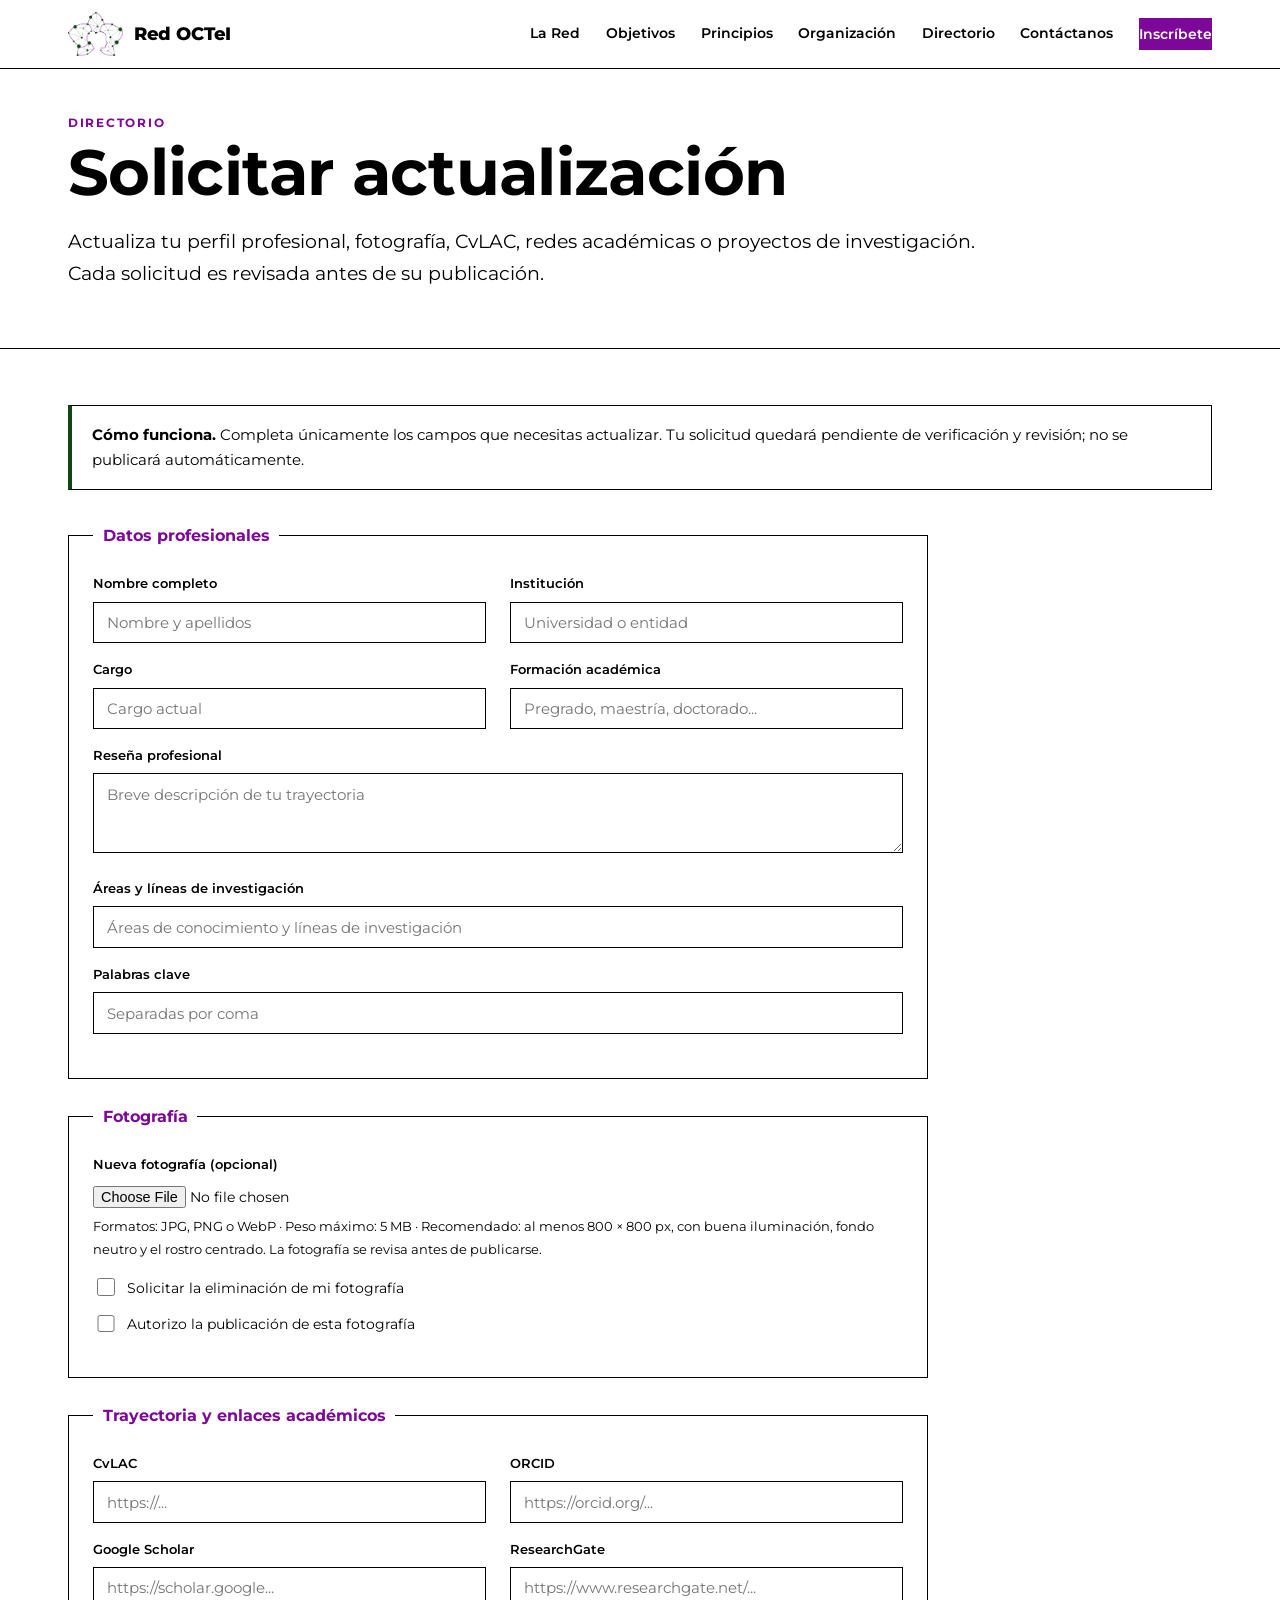
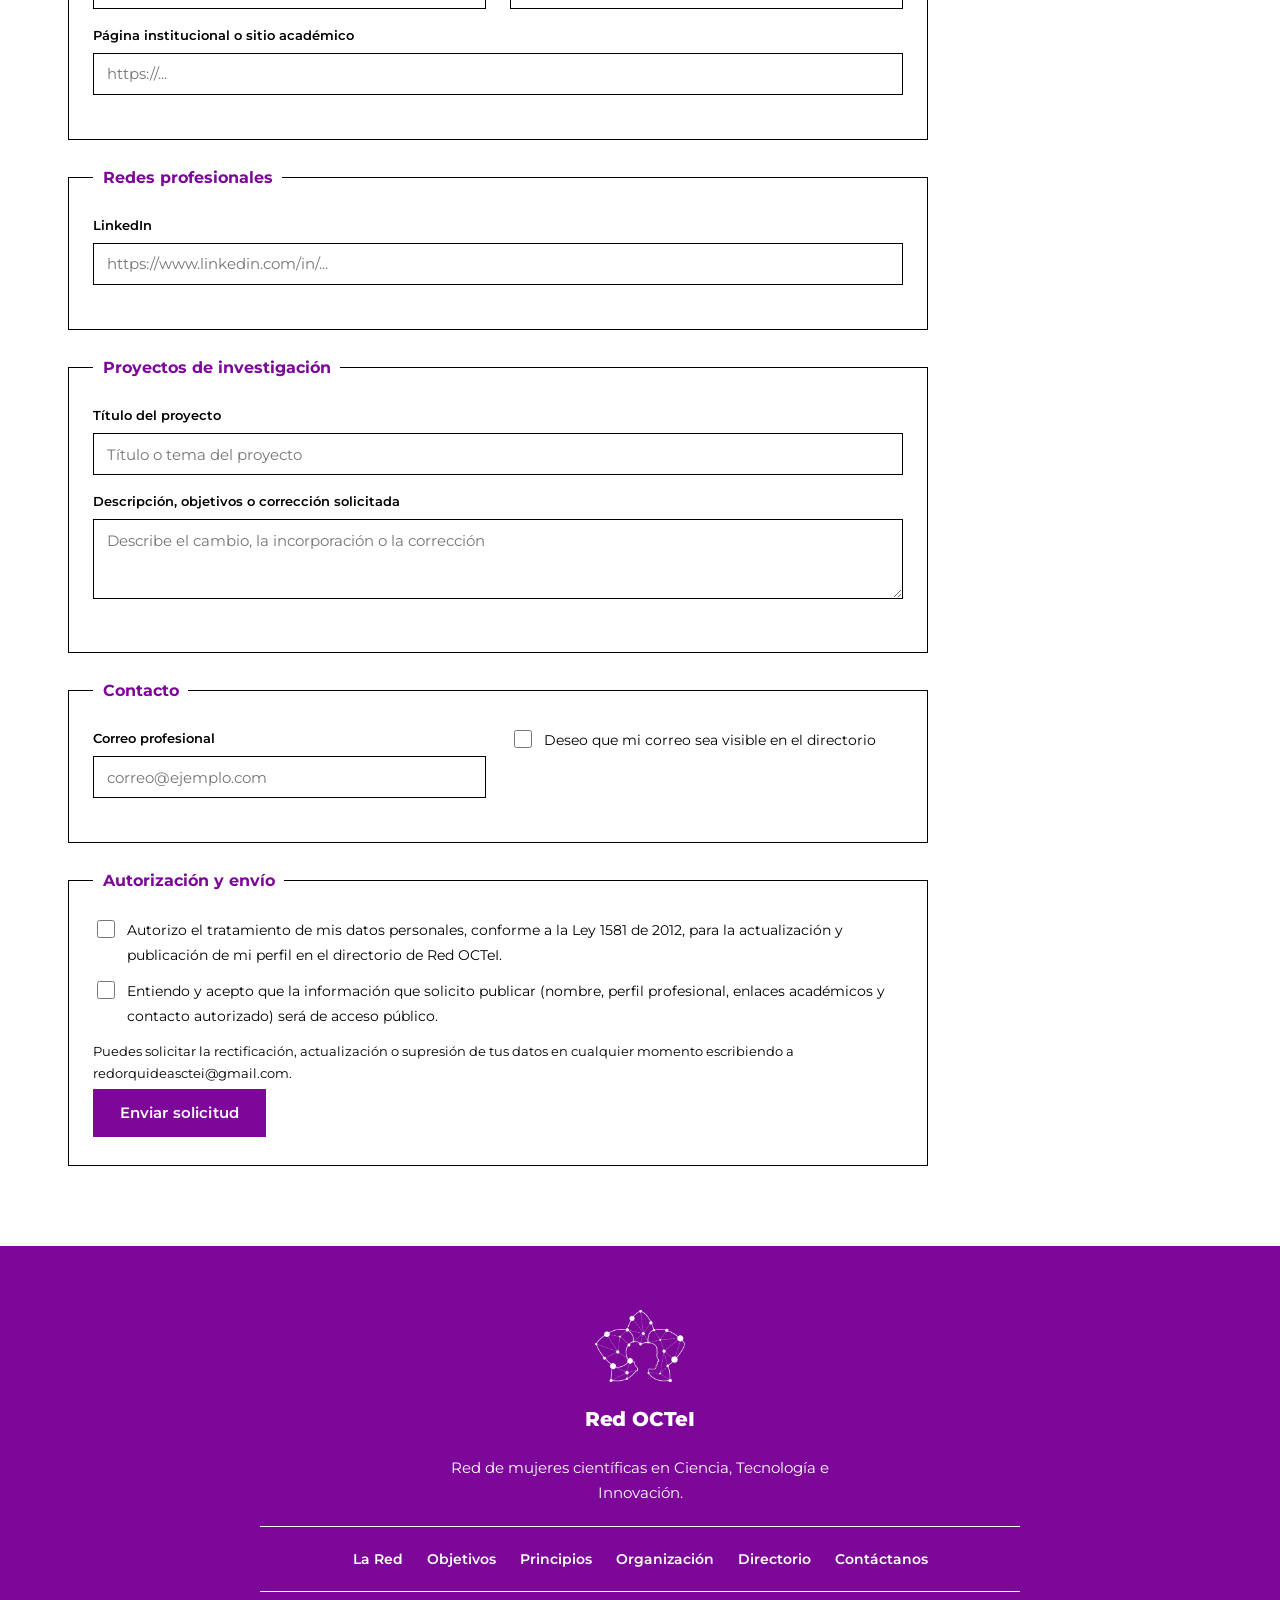
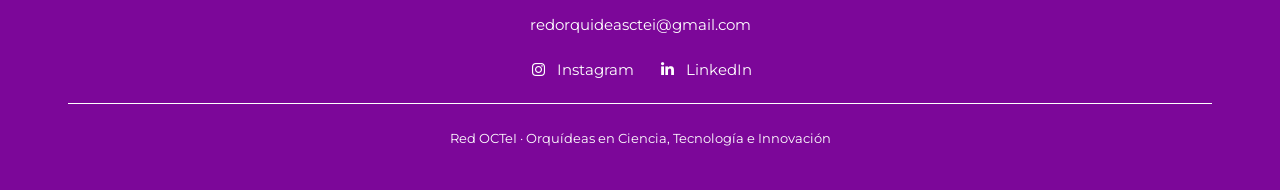
<file: actualizar-informacion.html>
<!DOCTYPE html>
<html lang="es">
<head>
    <meta charset="UTF-8">
    <meta name="viewport" content="width=device-width, initial-scale=1.0">
    <title>Solicitar actualización · Red OCTeI</title>
    <meta name="description" content="Solicita la actualización de tu perfil, fotografía, CvLAC, redes académicas o proyectos en el directorio de Red OCTeI.">
    <link rel="icon" type="image/png" href="img/brand/logo-orchid-color.png">
    <link rel="preconnect" href="https://fonts.googleapis.com">
    <link rel="preconnect" href="https://fonts.gstatic.com" crossorigin>
    <link href="https://fonts.googleapis.com/css2?family=Montserrat:wght@400;500;600;700;800&display=swap" rel="stylesheet">
    <link rel="stylesheet" href="https://cdnjs.cloudflare.com/ajax/libs/font-awesome/6.5.1/css/all.min.css">
    <link rel="stylesheet" href="css/base.css">
    <link rel="stylesheet" href="css/style.css">
</head>
<body>

    <a class="skip-link" href="#contenido">Saltar al contenido</a>

    <header class="site-nav" id="siteHeader">
        <div class="nav-inner">
            <a class="brand" href="index.html">
                <img class="brand-logo" src="img/brand/logo-orchid-color.png" alt="">
                <span class="brand-name">Red OCTeI</span>
            </a>
            <button class="nav-toggle" id="navToggle" type="button" aria-expanded="false" aria-controls="siteMenu">
                <i class="fa-solid fa-bars" aria-hidden="true"></i> Menú
            </button>
            <nav class="nav-menu" id="siteMenu" aria-label="Navegación principal">
                <a href="quienes-somos.html">La Red</a>
                <a href="objetivos.html">Objetivos</a>
                <a href="principios.html">Principios</a>
                <a href="organizacion.html">Organización</a>
                <a href="directorio.html">Directorio</a>
                <a href="contacto.html">Contáctanos</a>
                <a class="nav-cta" href="#" data-join>Inscríbete</a>
            </nav>
        </div>
    </header>

    <main id="contenido">

        <section class="page-hero">
            <div class="container">
                <span class="eyebrow">Directorio</span>
                <h1>Solicitar actualización</h1>
                <p class="lede">Actualiza tu perfil profesional, fotografía, CvLAC, redes académicas o proyectos de investigación. Cada solicitud es revisada antes de su publicación.</p>
            </div>
        </section>

        <div class="page-main">
            <div class="container">
                <div class="update-note">
                    <p><strong>Cómo funciona.</strong> Completa únicamente los campos que necesitas actualizar. Tu solicitud quedará pendiente de verificación y revisión; no se publicará automáticamente.</p>
                </div>

                <form class="update-form" id="updateForm" novalidate>
                    <input type="hidden" id="perfilId" name="perfil">

                    <fieldset class="update-section">
                        <legend>Datos profesionales</legend>
                        <div class="form-row">
                            <div class="form-field">
                                <label for="fNombre">Nombre completo</label>
                                <input type="text" id="fNombre" name="nombre" placeholder="Nombre y apellidos">
                            </div>
                            <div class="form-field">
                                <label for="fInstitucion">Institución</label>
                                <input type="text" id="fInstitucion" name="institucion" placeholder="Universidad o entidad">
                            </div>
                        </div>
                        <div class="form-row">
                            <div class="form-field">
                                <label for="fCargo">Cargo</label>
                                <input type="text" id="fCargo" name="cargo" placeholder="Cargo actual">
                            </div>
                            <div class="form-field">
                                <label for="fFormacion">Formación académica</label>
                                <input type="text" id="fFormacion" name="formacion" placeholder="Pregrado, maestría, doctorado...">
                            </div>
                        </div>
                        <div class="form-field">
                            <label for="fResena">Reseña profesional</label>
                            <textarea id="fResena" name="resena" rows="3" placeholder="Breve descripción de tu trayectoria"></textarea>
                        </div>
                        <div class="form-field">
                            <label for="fAreas">Áreas y líneas de investigación</label>
                            <input type="text" id="fAreas" name="areas" placeholder="Áreas de conocimiento y líneas de investigación">
                        </div>
                        <div class="form-field">
                            <label for="fPalabras">Palabras clave</label>
                            <input type="text" id="fPalabras" name="palabras" placeholder="Separadas por coma">
                        </div>
                    </fieldset>

                    <fieldset class="update-section">
                        <legend>Fotografía</legend>
                        <div class="form-field">
                            <label for="fFoto">Nueva fotografía (opcional)</label>
                            <input type="file" id="fFoto" name="foto" accept="image/jpeg,image/png,image/webp">
                            <p class="form-hint">
                                Formatos: JPG, PNG o WebP · Peso máximo: 5 MB · Recomendado: al menos 800 × 800 px, con buena iluminación, fondo neutro y el rostro centrado. La fotografía se revisa antes de publicarse.
                            </p>
                        </div>
                        <div class="form-field form-check">
                            <input type="checkbox" id="fEliminarFoto" name="eliminar_foto">
                            <label for="fEliminarFoto">Solicitar la eliminación de mi fotografía</label>
                        </div>
                        <div class="form-field form-check">
                            <input type="checkbox" id="fAutorizaFoto" name="autoriza_foto">
                            <label for="fAutorizaFoto">Autorizo la publicación de esta fotografía</label>
                        </div>
                    </fieldset>

                    <fieldset class="update-section">
                        <legend>Trayectoria y enlaces académicos</legend>
                        <div class="form-row">
                            <div class="form-field">
                                <label for="fCvlac">CvLAC</label>
                                <input type="url" id="fCvlac" name="cvlac" placeholder="https://...">
                            </div>
                            <div class="form-field">
                                <label for="fOrcid">ORCID</label>
                                <input type="url" id="fOrcid" name="orcid" placeholder="https://orcid.org/...">
                            </div>
                        </div>
                        <div class="form-row">
                            <div class="form-field">
                                <label for="fScholar">Google Scholar</label>
                                <input type="url" id="fScholar" name="scholar" placeholder="https://scholar.google...">
                            </div>
                            <div class="form-field">
                                <label for="fResearchgate">ResearchGate</label>
                                <input type="url" id="fResearchgate" name="researchgate" placeholder="https://www.researchgate.net/...">
                            </div>
                        </div>
                        <div class="form-field">
                            <label for="fWeb">Página institucional o sitio académico</label>
                            <input type="url" id="fWeb" name="web" placeholder="https://...">
                        </div>
                    </fieldset>

                    <fieldset class="update-section">
                        <legend>Redes profesionales</legend>
                        <div class="form-field">
                            <label for="fLinkedin">LinkedIn</label>
                            <input type="url" id="fLinkedin" name="linkedin" placeholder="https://www.linkedin.com/in/...">
                        </div>
                    </fieldset>

                    <fieldset class="update-section">
                        <legend>Proyectos de investigación</legend>
                        <div class="form-field">
                            <label for="fProyecto">Título del proyecto</label>
                            <input type="text" id="fProyecto" name="proyecto" placeholder="Título o tema del proyecto">
                        </div>
                        <div class="form-field">
                            <label for="fProyectoDetalle">Descripción, objetivos o corrección solicitada</label>
                            <textarea id="fProyectoDetalle" name="proyecto_detalle" rows="3" placeholder="Describe el cambio, la incorporación o la corrección"></textarea>
                        </div>
                    </fieldset>

                    <fieldset class="update-section">
                        <legend>Contacto</legend>
                        <div class="form-row">
                            <div class="form-field">
                                <label for="fCorreo">Correo profesional</label>
                                <input type="email" id="fCorreo" name="correo" placeholder="correo@ejemplo.com">
                            </div>
                            <div class="form-field form-check">
                                <input type="checkbox" id="fPublicarCorreo" name="publicar_correo">
                                <label for="fPublicarCorreo">Deseo que mi correo sea visible en el directorio</label>
                            </div>
                        </div>
                    </fieldset>

                    <fieldset class="update-section">
                        <legend>Autorización y envío</legend>
                        <div class="form-field form-check">
                            <input type="checkbox" id="fAutorizacion" name="autorizacion" required>
                            <label for="fAutorizacion">Autorizo el tratamiento de mis datos personales, conforme a la Ley 1581 de 2012, para la actualización y publicación de mi perfil en el directorio de Red OCTeI.</label>
                        </div>
                        <div class="form-field form-check">
                            <input type="checkbox" id="fPublicacion" name="publicacion" required>
                            <label for="fPublicacion">Entiendo y acepto que la información que solicito publicar (nombre, perfil profesional, enlaces académicos y contacto autorizado) será de acceso público.</label>
                        </div>
                        <p class="form-hint">Puedes solicitar la rectificación, actualización o supresión de tus datos en cualquier momento escribiendo a redorquideasctei@gmail.com.</p>
                        <p class="form-hint" id="formHint"></p>
                        <button type="submit" class="btn btn-primary">Enviar solicitud</button>
                    </fieldset>
                </form>
            </div>
        </div>

    </main>

    <footer class="site-footer">
        <div class="container footer-center">
            <img class="footer-logo" src="img/brand/logo-orchid-white.png" alt="">
            <div class="footer-name">Red OCTeI</div>
            <p class="footer-tagline">Red de mujeres científicas en Ciencia, Tecnología e Innovación.</p>
            <nav class="footer-nav" aria-label="Navegación secundaria">
                <a href="quienes-somos.html">La Red</a>
                <a href="objetivos.html">Objetivos</a>
                <a href="principios.html">Principios</a>
                <a href="organizacion.html">Organización</a>
                <a href="directorio.html">Directorio</a>
                <a href="contacto.html">Contáctanos</a>
            </nav>
            <a class="footer-email" href="mailto:redorquideasctei@gmail.com">redorquideasctei@gmail.com</a>
            <div class="social-links"></div>
            <div class="footer-bottom">
                <span>Red OCTeI · Orquídeas en Ciencia, Tecnología e Innovación</span>
            </div>
        </div>
    </footer>

    <script src="js/config.js"></script>
    <script src="js/nav.js"></script>
    <script src="js/common.js"></script>
    <script src="js/actualizar.js"></script>
</body>
</html>
</file>
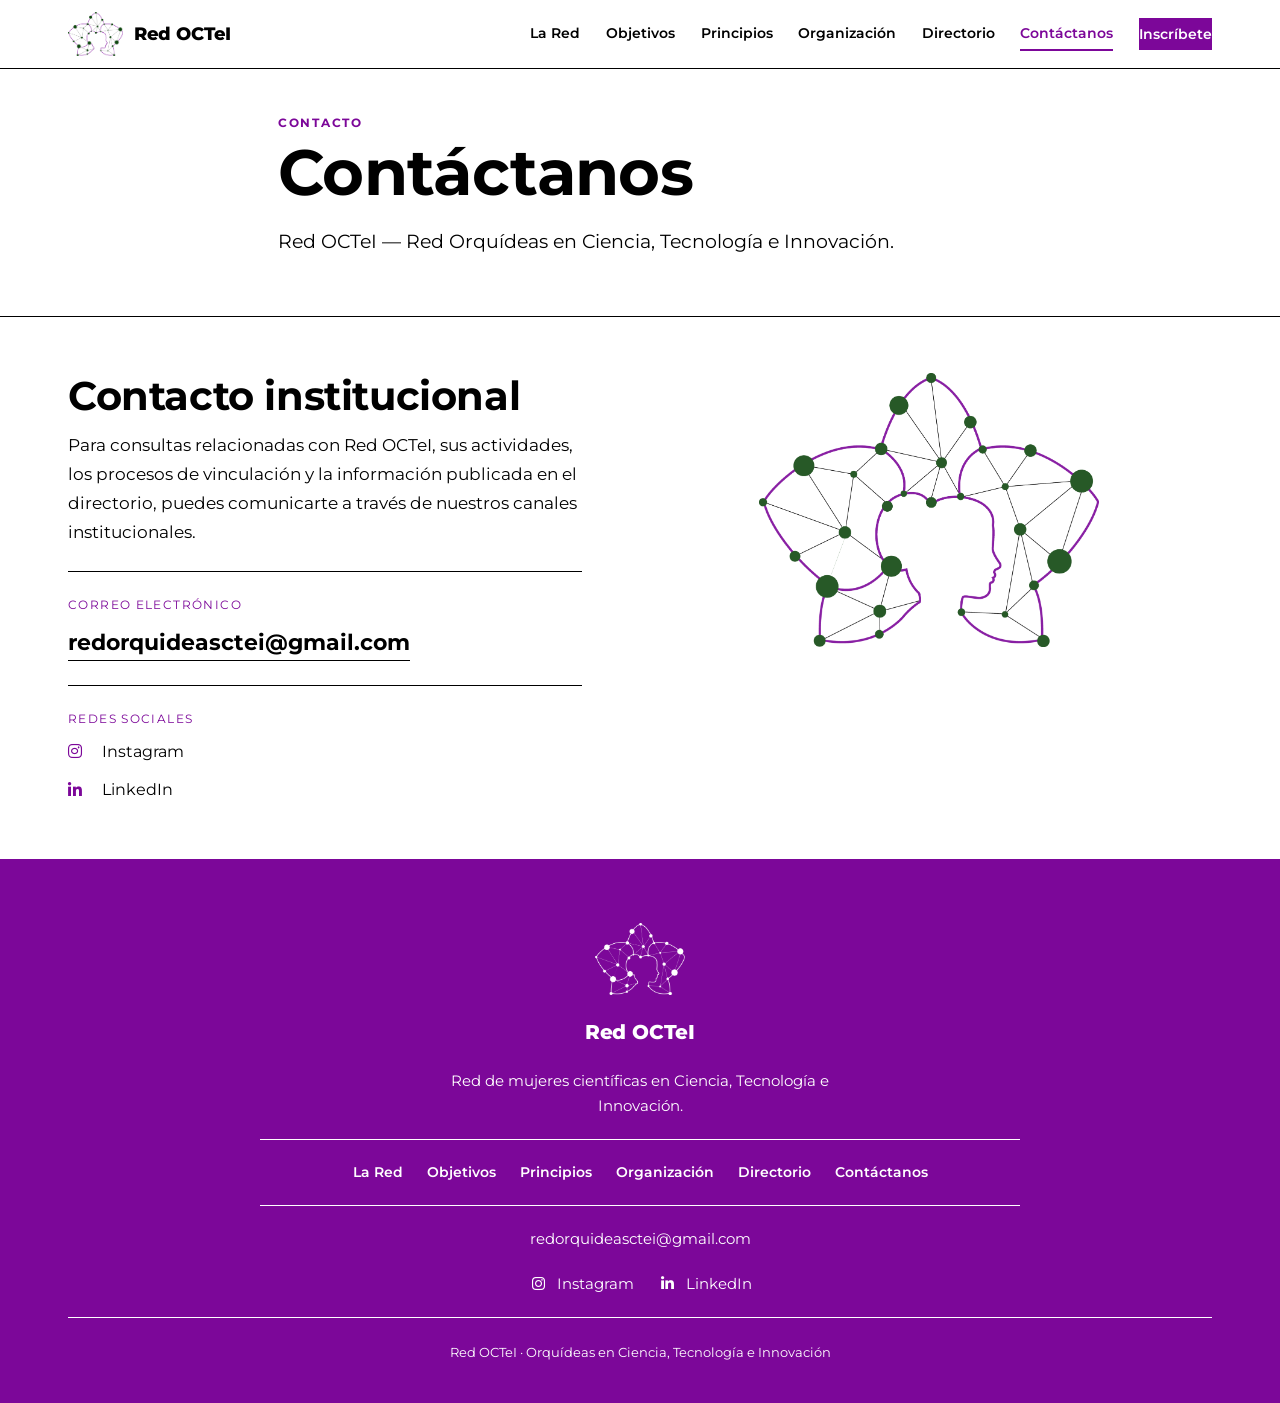
<file: contacto.html>
<!DOCTYPE html>
<html lang="es">
<head>
    <meta charset="UTF-8">
    <meta name="viewport" content="width=device-width, initial-scale=1.0">
    <title>Contáctanos · Red OCTeI</title>
    <meta name="description" content="Contacto de Red OCTeI: correo institucional y redes sociales oficiales.">
    <link rel="icon" type="image/png" href="img/brand/logo-orchid-color.png">
    <link rel="preconnect" href="https://fonts.googleapis.com">
    <link rel="preconnect" href="https://fonts.gstatic.com" crossorigin>
    <link href="https://fonts.googleapis.com/css2?family=Montserrat:wght@400;500;600;700;800&display=swap" rel="stylesheet">
    <link rel="stylesheet" href="https://cdnjs.cloudflare.com/ajax/libs/font-awesome/6.5.1/css/all.min.css">
    <link rel="stylesheet" href="css/base.css">
    <link rel="stylesheet" href="css/landing.css">
</head>
<body>

    <a class="skip-link" href="#contenido">Saltar al contenido</a>

    <header class="site-nav" id="siteHeader">
        <div class="nav-inner">
            <a class="brand" href="index.html">
                <img class="brand-logo" src="img/brand/logo-orchid-color.png" alt="">
                <span class="brand-name">Red OCTeI</span>
            </a>
            <button class="nav-toggle" id="navToggle" type="button" aria-expanded="false" aria-controls="siteMenu">
                <i class="fa-solid fa-bars" aria-hidden="true"></i> Menú
            </button>
            <nav class="nav-menu" id="siteMenu" aria-label="Navegación principal">
                <a href="quienes-somos.html">La Red</a>
                <a href="objetivos.html">Objetivos</a>
                <a href="principios.html">Principios</a>
                <a href="organizacion.html">Organización</a>
                <a href="directorio.html">Directorio</a>
                <a href="contacto.html" aria-current="page">Contáctanos</a>
                <a class="nav-cta" href="#" data-join>Inscríbete</a>
            </nav>
        </div>
    </header>

    <main id="contenido">

        <section class="page-hero page-hero--center">
            <div class="container">
                <span class="eyebrow">Contacto</span>
                <h1>Contáctanos</h1>
                <p class="lede">Red OCTeI — Red Orquídeas en Ciencia, Tecnología e Innovación.</p>
            </div>
        </section>

        <div class="page-main">
            <div class="container">
                <div class="contacto-grid">
                    <div>
                        <h2>Contacto institucional</h2>
                        <p>Para consultas relacionadas con Red OCTeI, sus actividades, los procesos de vinculación y la información publicada en el directorio, puedes comunicarte a través de nuestros canales institucionales.</p>
                        <div class="contacto-block">
                            <div class="contacto-label">Correo electrónico</div>
                            <a class="contacto-email" href="mailto:redorquideasctei@gmail.com">redorquideasctei@gmail.com</a>
                        </div>
                        <div class="contacto-block">
                            <div class="contacto-label">Redes sociales</div>
                            <div class="contacto-social"></div>
                        </div>
                    </div>
                    <div class="contacto-visual" aria-hidden="true">
                        <img src="img/brand/logo-orchid-color.png" alt="">
                    </div>
                </div>
            </div>
        </div>

    </main>

    <footer class="site-footer">
        <div class="container footer-center">
            <img class="footer-logo" src="img/brand/logo-orchid-white.png" alt="">
            <div class="footer-name">Red OCTeI</div>
            <p class="footer-tagline">Red de mujeres científicas en Ciencia, Tecnología e Innovación.</p>
            <nav class="footer-nav" aria-label="Navegación secundaria">
                <a href="quienes-somos.html">La Red</a>
                <a href="objetivos.html">Objetivos</a>
                <a href="principios.html">Principios</a>
                <a href="organizacion.html">Organización</a>
                <a href="directorio.html">Directorio</a>
                <a href="contacto.html">Contáctanos</a>
            </nav>
            <a class="footer-email" href="mailto:redorquideasctei@gmail.com">redorquideasctei@gmail.com</a>
            <div class="social-links"></div>
            <div class="footer-bottom">
                <span>Red OCTeI · Orquídeas en Ciencia, Tecnología e Innovación</span>
            </div>
        </div>
    </footer>

    <script src="js/config.js"></script>
    <script src="js/nav.js"></script>
    <script src="js/common.js"></script>
</body>
</html>
</file>
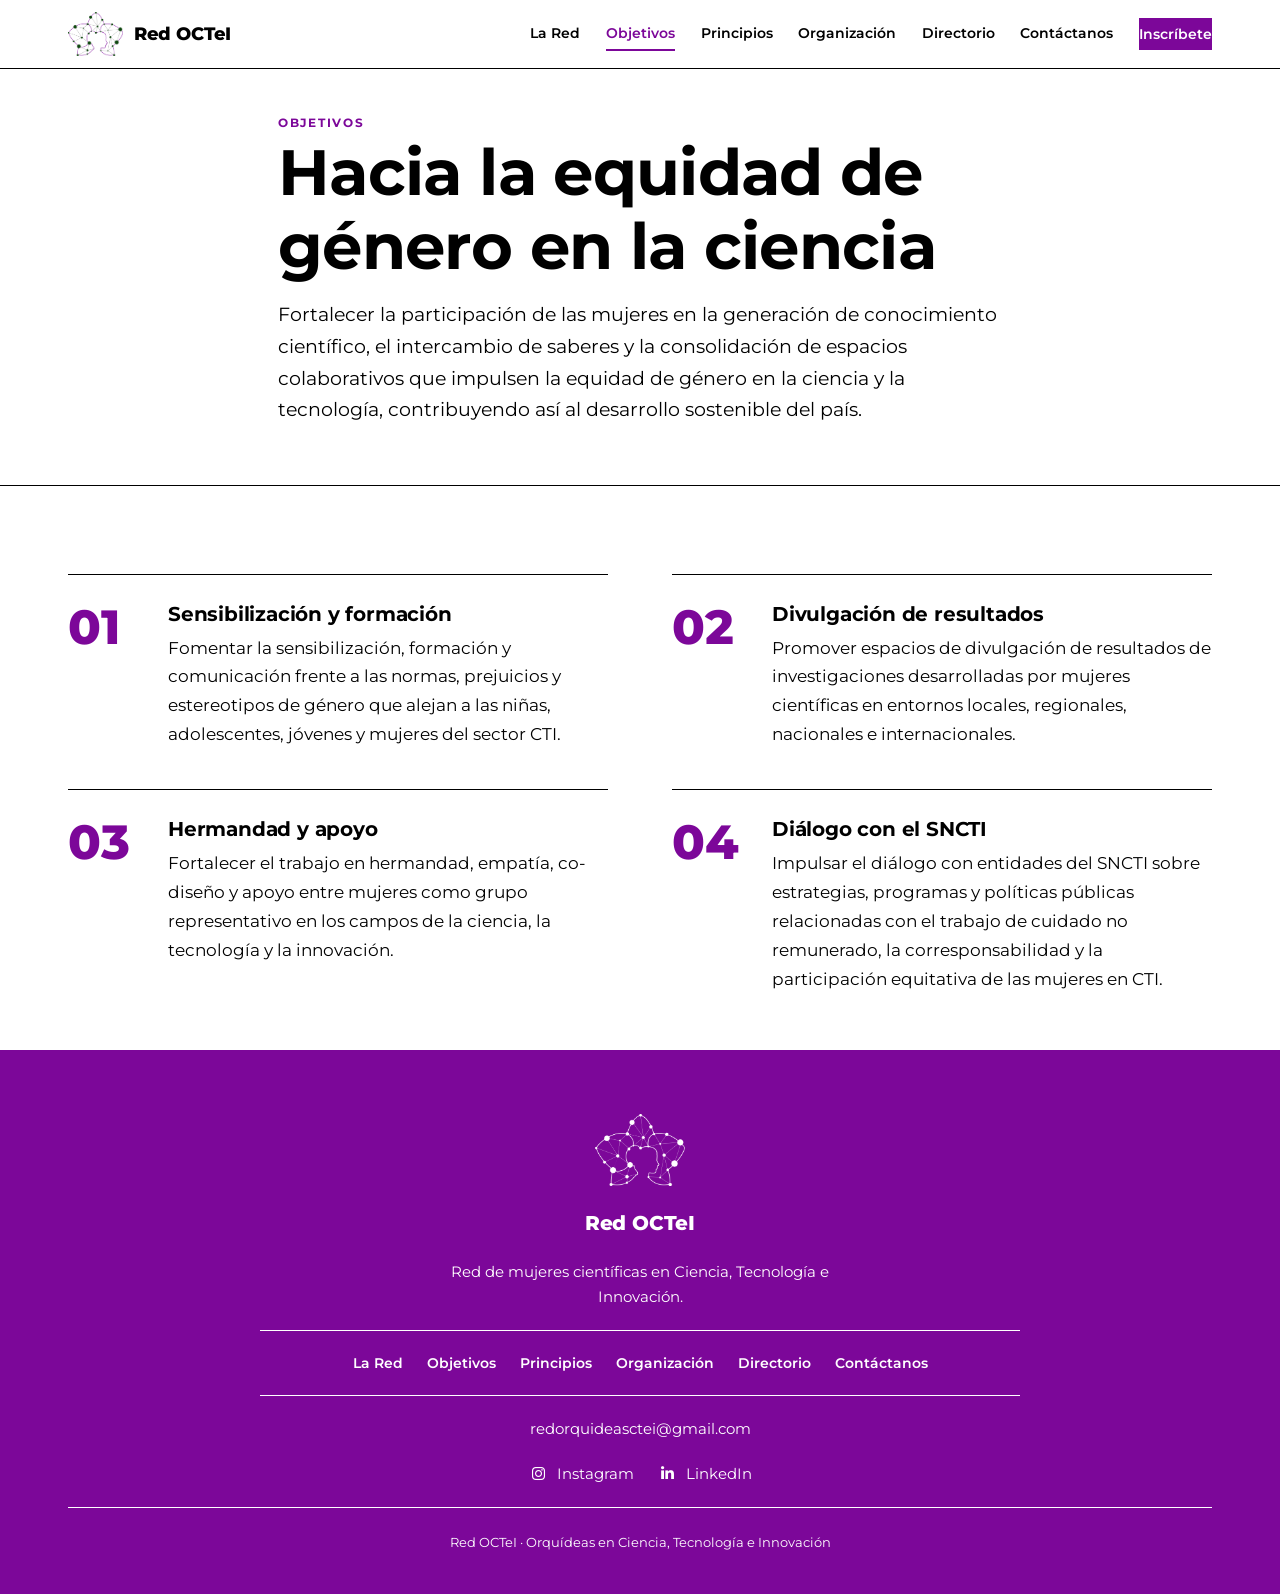
<file: objetivos.html>
<!DOCTYPE html>
<html lang="es">
<head>
    <meta charset="UTF-8">
    <meta name="viewport" content="width=device-width, initial-scale=1.0">
    <title>Objetivos · Red OCTeI</title>
    <meta name="description" content="Objetivo general y objetivos específicos de Red OCTeI para impulsar la equidad de género en la ciencia, la tecnología y la innovación.">
    <link rel="icon" type="image/png" href="img/brand/logo-orchid-color.png">
    <link rel="preconnect" href="https://fonts.googleapis.com">
    <link rel="preconnect" href="https://fonts.gstatic.com" crossorigin>
    <link href="https://fonts.googleapis.com/css2?family=Montserrat:wght@400;500;600;700;800&display=swap" rel="stylesheet">
    <link rel="stylesheet" href="https://cdnjs.cloudflare.com/ajax/libs/font-awesome/6.5.1/css/all.min.css">
    <link rel="stylesheet" href="css/base.css">
    <link rel="stylesheet" href="css/landing.css">
</head>
<body>

    <a class="skip-link" href="#contenido">Saltar al contenido</a>

    <header class="site-nav" id="siteHeader">
        <div class="nav-inner">
            <a class="brand" href="index.html">
                <img class="brand-logo" src="img/brand/logo-orchid-color.png" alt="">
                <span class="brand-name">Red OCTeI</span>
            </a>
            <button class="nav-toggle" id="navToggle" type="button" aria-expanded="false" aria-controls="siteMenu">
                <i class="fa-solid fa-bars" aria-hidden="true"></i> Menú
            </button>
            <nav class="nav-menu" id="siteMenu" aria-label="Navegación principal">
                <a href="quienes-somos.html">La Red</a>
                <a href="objetivos.html" aria-current="page">Objetivos</a>
                <a href="principios.html">Principios</a>
                <a href="organizacion.html">Organización</a>
                <a href="directorio.html">Directorio</a>
                <a href="contacto.html">Contáctanos</a>
                <a class="nav-cta" href="#" data-join>Inscríbete</a>
            </nav>
        </div>
    </header>

    <main id="contenido">

        <section class="page-hero page-hero--center">
            <div class="container">
                <span class="eyebrow">Objetivos</span>
                <h1>Hacia la equidad de género en la ciencia</h1>
                <p class="lede">
                    Fortalecer la participación de las mujeres en la generación de conocimiento científico, el intercambio de saberes y la consolidación de espacios colaborativos que impulsen la equidad de género en la ciencia y la tecnología, contribuyendo así al desarrollo sostenible del país.
                </p>
            </div>
        </section>

        <div class="page-main">
            <div class="container">
                <div class="objetivos-list">
                    <div class="objetivo">
                        <div class="objetivo-num">01</div>
                        <div>
                            <h3>Sensibilización y formación</h3>
                            <p>Fomentar la sensibilización, formación y comunicación frente a las normas, prejuicios y estereotipos de género que alejan a las niñas, adolescentes, jóvenes y mujeres del sector CTI.</p>
                        </div>
                    </div>
                    <div class="objetivo">
                        <div class="objetivo-num">02</div>
                        <div>
                            <h3>Divulgación de resultados</h3>
                            <p>Promover espacios de divulgación de resultados de investigaciones desarrolladas por mujeres científicas en entornos locales, regionales, nacionales e internacionales.</p>
                        </div>
                    </div>
                    <div class="objetivo">
                        <div class="objetivo-num">03</div>
                        <div>
                            <h3>Hermandad y apoyo</h3>
                            <p>Fortalecer el trabajo en hermandad, empatía, co-diseño y apoyo entre mujeres como grupo representativo en los campos de la ciencia, la tecnología y la innovación.</p>
                        </div>
                    </div>
                    <div class="objetivo">
                        <div class="objetivo-num">04</div>
                        <div>
                            <h3>Diálogo con el SNCTI</h3>
                            <p>Impulsar el diálogo con entidades del SNCTI sobre estrategias, programas y políticas públicas relacionadas con el trabajo de cuidado no remunerado, la corresponsabilidad y la participación equitativa de las mujeres en CTI.</p>
                        </div>
                    </div>
                </div>
            </div>
        </div>

    </main>

    <footer class="site-footer">
        <div class="container footer-center">
            <img class="footer-logo" src="img/brand/logo-orchid-white.png" alt="">
            <div class="footer-name">Red OCTeI</div>
            <p class="footer-tagline">Red de mujeres científicas en Ciencia, Tecnología e Innovación.</p>
            <nav class="footer-nav" aria-label="Navegación secundaria">
                <a href="quienes-somos.html">La Red</a>
                <a href="objetivos.html">Objetivos</a>
                <a href="principios.html">Principios</a>
                <a href="organizacion.html">Organización</a>
                <a href="directorio.html">Directorio</a>
                <a href="contacto.html">Contáctanos</a>
            </nav>
            <a class="footer-email" href="mailto:redorquideasctei@gmail.com">redorquideasctei@gmail.com</a>
            <div class="social-links"></div>
            <div class="footer-bottom">
                <span>Red OCTeI · Orquídeas en Ciencia, Tecnología e Innovación</span>
            </div>
        </div>
    </footer>

    <script src="js/config.js"></script>
    <script src="js/nav.js"></script>
    <script src="js/common.js"></script>
</body>
</html>
</file>
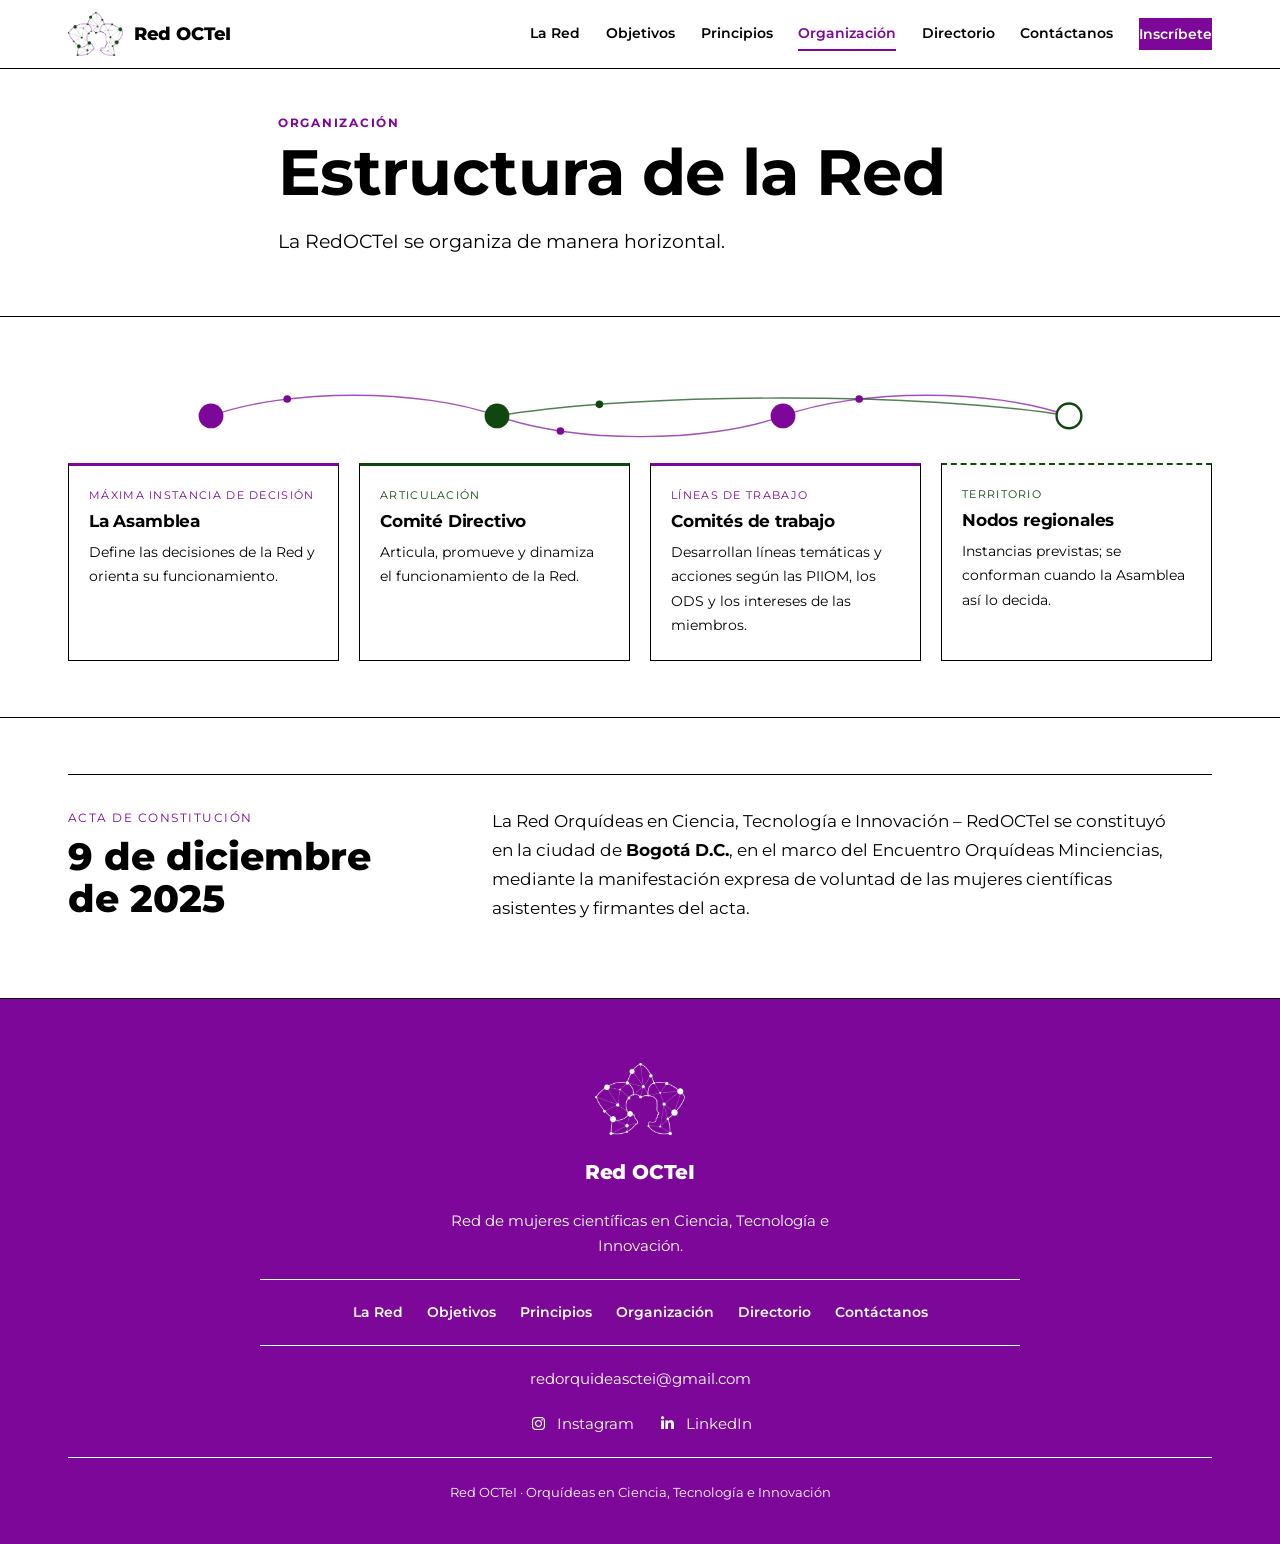
<file: organizacion.html>
<!DOCTYPE html>
<html lang="es">
<head>
    <meta charset="UTF-8">
    <meta name="viewport" content="width=device-width, initial-scale=1.0">
    <title>Organización · Red OCTeI</title>
    <meta name="description" content="Estructura de Red OCTeI: Asamblea, Comité Directivo, Comités de trabajo y nodos regionales, e información sobre su constitución.">
    <link rel="icon" type="image/png" href="img/brand/logo-orchid-color.png">
    <link rel="preconnect" href="https://fonts.googleapis.com">
    <link rel="preconnect" href="https://fonts.gstatic.com" crossorigin>
    <link href="https://fonts.googleapis.com/css2?family=Montserrat:wght@400;500;600;700;800&display=swap" rel="stylesheet">
    <link rel="stylesheet" href="https://cdnjs.cloudflare.com/ajax/libs/font-awesome/6.5.1/css/all.min.css">
    <link rel="stylesheet" href="css/base.css">
    <link rel="stylesheet" href="css/landing.css">
</head>
<body>

    <a class="skip-link" href="#contenido">Saltar al contenido</a>

    <header class="site-nav" id="siteHeader">
        <div class="nav-inner">
            <a class="brand" href="index.html">
                <img class="brand-logo" src="img/brand/logo-orchid-color.png" alt="">
                <span class="brand-name">Red OCTeI</span>
            </a>
            <button class="nav-toggle" id="navToggle" type="button" aria-expanded="false" aria-controls="siteMenu">
                <i class="fa-solid fa-bars" aria-hidden="true"></i> Menú
            </button>
            <nav class="nav-menu" id="siteMenu" aria-label="Navegación principal">
                <a href="quienes-somos.html">La Red</a>
                <a href="objetivos.html">Objetivos</a>
                <a href="principios.html">Principios</a>
                <a href="organizacion.html" aria-current="page">Organización</a>
                <a href="directorio.html">Directorio</a>
                <a href="contacto.html">Contáctanos</a>
                <a class="nav-cta" href="#" data-join>Inscríbete</a>
            </nav>
        </div>
    </header>

    <main id="contenido">

        <section class="page-hero page-hero--center">
            <div class="container">
                <span class="eyebrow">Organización</span>
                <h1>Estructura de la Red</h1>
                <p class="lede">La RedOCTeI se organiza de manera horizontal.</p>
            </div>
        </section>

        <div class="page-main">
            <div class="container">
                <div class="red-viz" id="redViz" role="group" aria-label="Estructura de la Red OCTeI">
                    <svg class="red-lines" viewBox="0 0 1200 90" preserveAspectRatio="xMidYMid meet" xmlns="http://www.w3.org/2000/svg" aria-hidden="true">
                        <g class="red-conns">
                            <path class="red-line" data-conn="0" d="M 150 45 C 230 16 370 16 450 45" />
                            <path class="red-line" data-conn="1" d="M 450 45 C 530 74 670 74 750 45" />
                            <path class="red-line" data-conn="2" d="M 750 45 C 830 16 970 16 1050 45" />
                            <path class="red-line red-line--alt" data-conn="3" d="M 450 45 C 600 20 900 20 1050 45" />
                        </g>
                        <g class="red-pulses">
                            <circle class="red-pulse" r="4"><animateMotion dur="5s" repeatCount="indefinite" path="M 150 45 C 230 16 370 16 450 45" /></circle>
                            <circle class="red-pulse" r="4"><animateMotion dur="6s" repeatCount="indefinite" path="M 450 45 C 530 74 670 74 750 45" /></circle>
                            <circle class="red-pulse" r="4"><animateMotion dur="5s" repeatCount="indefinite" path="M 750 45 C 830 16 970 16 1050 45" /></circle>
                            <circle class="red-pulse red-pulse--green" r="4"><animateMotion dur="7.5s" repeatCount="indefinite" path="M 450 45 C 600 20 900 20 1050 45" /></circle>
                        </g>
                        <g class="red-nodes">
                            <circle class="red-node" id="redNode0" cx="150" cy="45" r="13" fill="#7C0799" />
                            <circle class="red-node" id="redNode1" cx="450" cy="45" r="13" fill="#104710" />
                            <circle class="red-node" id="redNode2" cx="750" cy="45" r="13" fill="#7C0799" />
                            <circle class="red-node red-node--dashed" id="redNode3" cx="1050" cy="45" r="13" fill="#FFFFFF" stroke="#104710" stroke-width="2.5" />
                        </g>
                    </svg>

                    <div class="red-grid">
                        <article class="red-card" tabindex="0" data-node="0">
                            <span class="red-rol">Máxima instancia de decisión</span>
                            <h3>La Asamblea</h3>
                            <p>Define las decisiones de la Red y orienta su funcionamiento.</p>
                        </article>
                        <article class="red-card red-card--green" tabindex="0" data-node="1">
                            <span class="red-rol">Articulación</span>
                            <h3>Comité Directivo</h3>
                            <p>Articula, promueve y dinamiza el funcionamiento de la Red.</p>
                        </article>
                        <article class="red-card" tabindex="0" data-node="2">
                            <span class="red-rol">Líneas de trabajo</span>
                            <h3>Comités de trabajo</h3>
                            <p>Desarrollan líneas temáticas y acciones según las PIIOM, los ODS y los intereses de las miembros.</p>
                        </article>
                        <article class="red-card red-card--green red-card--previsto" tabindex="0" data-node="3">
                            <span class="red-rol">Territorio</span>
                            <h3>Nodos regionales</h3>
                            <p>Instancias previstas; se conforman cuando la Asamblea así lo decida.</p>
                        </article>
                    </div>
                </div>
            </div>
        </div>

        <section class="section section-alt">
            <div class="container">
                <div class="acta">
                    <div class="acta-inner">
                        <div>
                            <div class="acta-meta">Acta de constitución</div>
                            <div class="acta-fecha">9 de diciembre de 2025</div>
                        </div>
                        <div class="prose">
                            <p>
                                La Red Orquídeas en Ciencia, Tecnología e Innovación – RedOCTeI se constituyó en la ciudad de <strong>Bogotá D.C.</strong>, en el marco del Encuentro Orquídeas Minciencias, mediante la manifestación expresa de voluntad de las mujeres científicas asistentes y firmantes del acta.
                            </p>
                        </div>
                    </div>
                </div>
            </div>
        </section>

    </main>

    <footer class="site-footer">
        <div class="container footer-center">
            <img class="footer-logo" src="img/brand/logo-orchid-white.png" alt="">
            <div class="footer-name">Red OCTeI</div>
            <p class="footer-tagline">Red de mujeres científicas en Ciencia, Tecnología e Innovación.</p>
            <nav class="footer-nav" aria-label="Navegación secundaria">
                <a href="quienes-somos.html">La Red</a>
                <a href="objetivos.html">Objetivos</a>
                <a href="principios.html">Principios</a>
                <a href="organizacion.html">Organización</a>
                <a href="directorio.html">Directorio</a>
                <a href="contacto.html">Contáctanos</a>
            </nav>
            <a class="footer-email" href="mailto:redorquideasctei@gmail.com">redorquideasctei@gmail.com</a>
            <div class="social-links"></div>
            <div class="footer-bottom">
                <span>Red OCTeI · Orquídeas en Ciencia, Tecnología e Innovación</span>
            </div>
        </div>
    </footer>

    <script src="js/config.js"></script>
    <script src="js/nav.js"></script>
    <script src="js/common.js"></script>
    <script src="js/organizacion.js"></script>
</body>
</html>
</file>
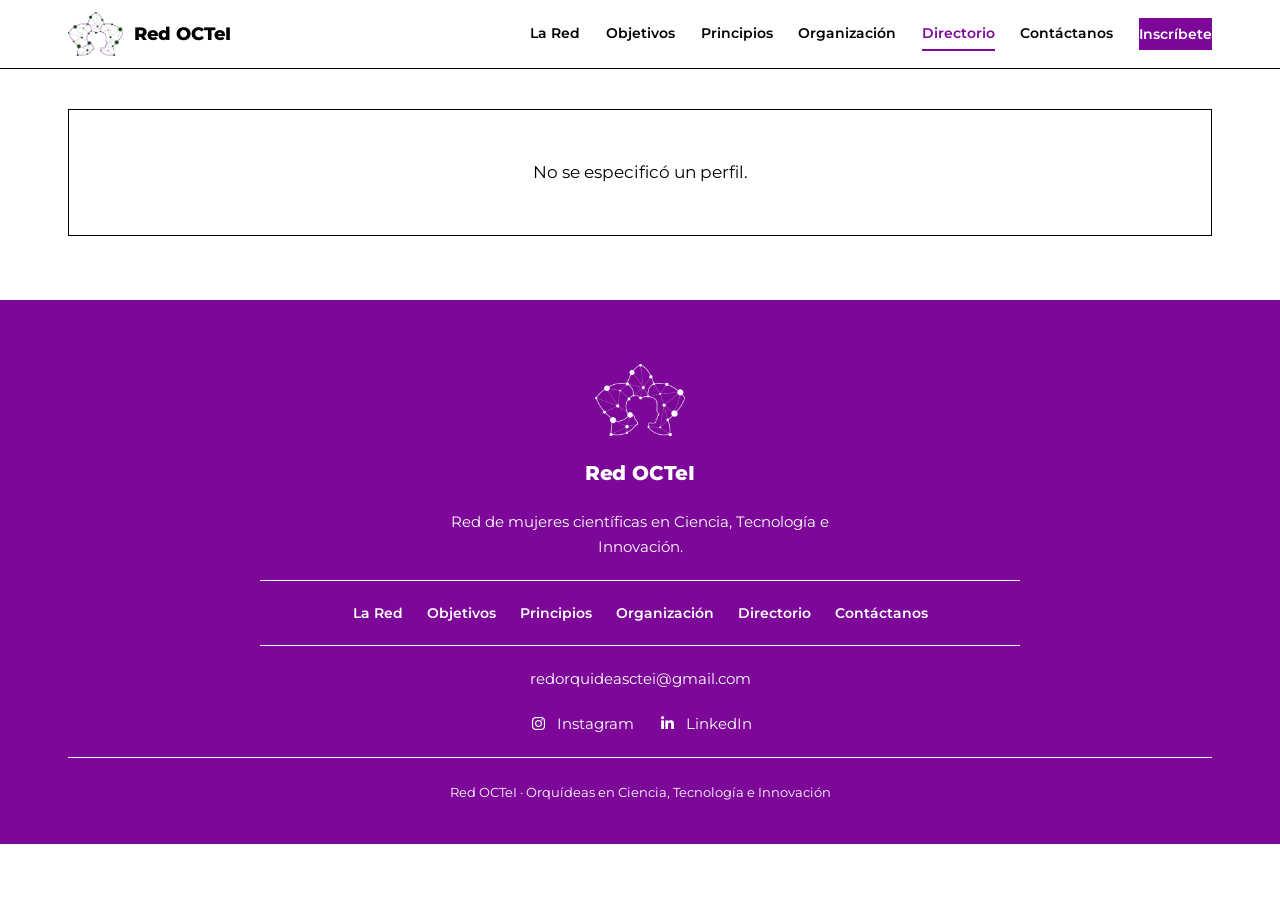
<file: perfil.html>
<!DOCTYPE html>
<html lang="es">
<head>
    <meta charset="UTF-8">
    <meta name="viewport" content="width=device-width, initial-scale=1.0">
    <title>Perfil · Directorio Red OCTeI</title>
    <meta name="description" content="Perfil profesional en el directorio de investigadoras y proyectos de Red OCTeI.">
    <link rel="icon" type="image/png" href="img/brand/logo-orchid-color.png">
    <link rel="preconnect" href="https://fonts.googleapis.com">
    <link rel="preconnect" href="https://fonts.gstatic.com" crossorigin>
    <link href="https://fonts.googleapis.com/css2?family=Montserrat:wght@400;500;600;700;800&display=swap" rel="stylesheet">
    <link rel="stylesheet" href="https://cdnjs.cloudflare.com/ajax/libs/font-awesome/6.5.1/css/all.min.css">
    <link rel="stylesheet" href="css/base.css">
    <link rel="stylesheet" href="css/style.css">
</head>
<body>

    <a class="skip-link" href="#contenido">Saltar al contenido</a>

    <header class="site-nav" id="siteHeader">
        <div class="nav-inner">
            <a class="brand" href="index.html">
                <img class="brand-logo" src="img/brand/logo-orchid-color.png" alt="">
                <span class="brand-name">Red OCTeI</span>
            </a>
            <button class="nav-toggle" id="navToggle" type="button" aria-expanded="false" aria-controls="siteMenu">
                <i class="fa-solid fa-bars" aria-hidden="true"></i> Menú
            </button>
            <nav class="nav-menu" id="siteMenu" aria-label="Navegación principal">
                <a href="quienes-somos.html">La Red</a>
                <a href="objetivos.html">Objetivos</a>
                <a href="principios.html">Principios</a>
                <a href="organizacion.html">Organización</a>
                <a href="directorio.html" aria-current="page">Directorio</a>
                <a href="contacto.html">Contáctanos</a>
                <a class="nav-cta" href="#" data-join>Inscríbete</a>
            </nav>
        </div>
    </header>

    <main id="contenido">
        <div class="perfil-main" id="perfilMain">
            <div class="loading">Cargando perfil&hellip;</div>
        </div>
    </main>

    <footer class="site-footer">
        <div class="container footer-center">
            <img class="footer-logo" src="img/brand/logo-orchid-white.png" alt="">
            <div class="footer-name">Red OCTeI</div>
            <p class="footer-tagline">Red de mujeres científicas en Ciencia, Tecnología e Innovación.</p>
            <nav class="footer-nav" aria-label="Navegación secundaria">
                <a href="quienes-somos.html">La Red</a>
                <a href="objetivos.html">Objetivos</a>
                <a href="principios.html">Principios</a>
                <a href="organizacion.html">Organización</a>
                <a href="directorio.html">Directorio</a>
                <a href="contacto.html">Contáctanos</a>
            </nav>
            <a class="footer-email" href="mailto:redorquideasctei@gmail.com">redorquideasctei@gmail.com</a>
            <div class="social-links"></div>
            <div class="footer-bottom">
                <span>Red OCTeI · Orquídeas en Ciencia, Tecnología e Innovación</span>
            </div>
        </div>
    </footer>

    <script src="js/config.js"></script>
    <script src="js/nav.js"></script>
    <script src="js/common.js"></script>
    <script src="js/perfil.js"></script>
</body>
</html>
</file>
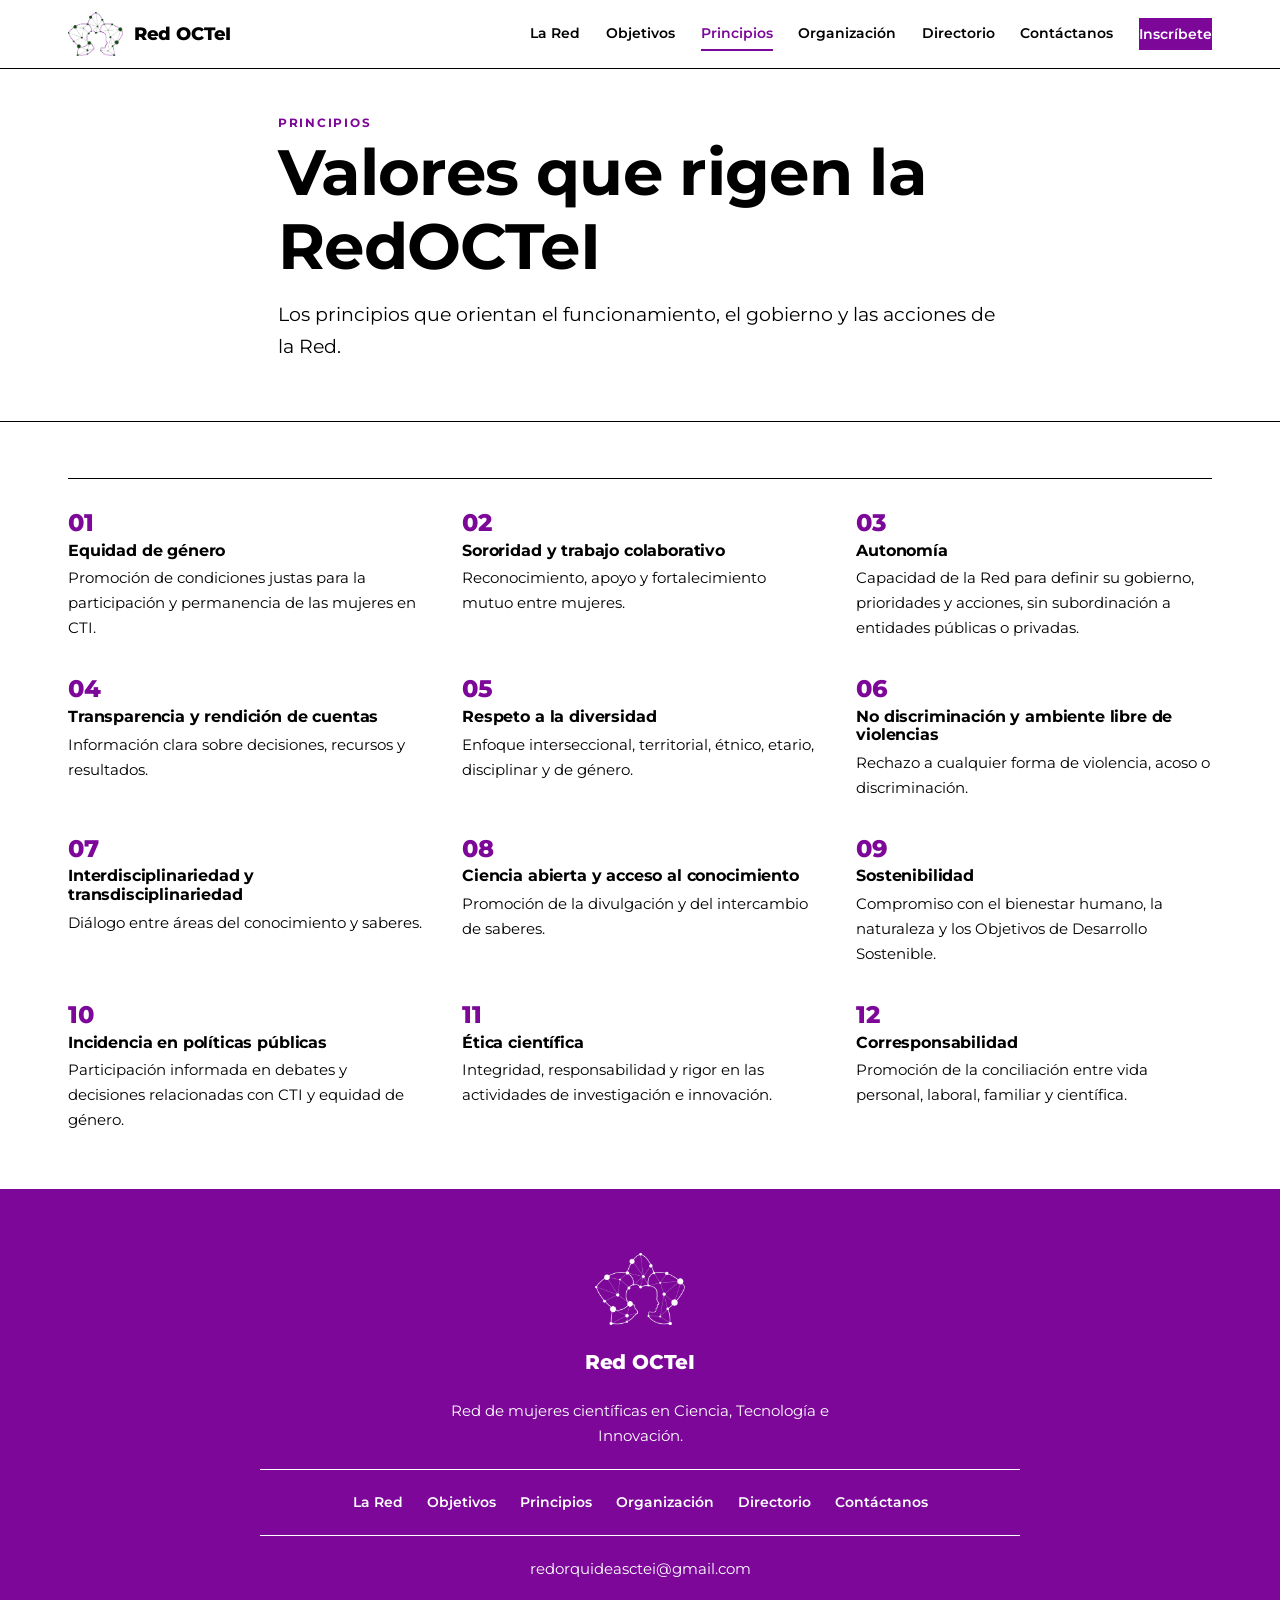
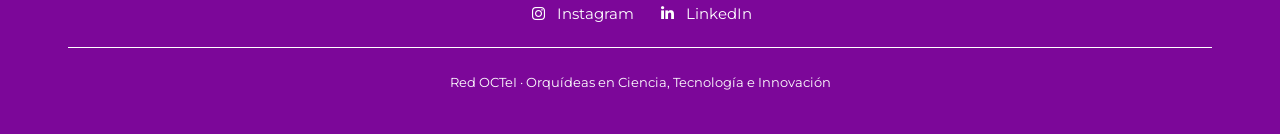
<file: principios.html>
<!DOCTYPE html>
<html lang="es">
<head>
    <meta charset="UTF-8">
    <meta name="viewport" content="width=device-width, initial-scale=1.0">
    <title>Principios · Red OCTeI</title>
    <meta name="description" content="Los doce principios que rigen el funcionamiento de Red OCTeI: equidad de género, sororidad, autonomía y más.">
    <link rel="icon" type="image/png" href="img/brand/logo-orchid-color.png">
    <link rel="preconnect" href="https://fonts.googleapis.com">
    <link rel="preconnect" href="https://fonts.gstatic.com" crossorigin>
    <link href="https://fonts.googleapis.com/css2?family=Montserrat:wght@400;500;600;700;800&display=swap" rel="stylesheet">
    <link rel="stylesheet" href="https://cdnjs.cloudflare.com/ajax/libs/font-awesome/6.5.1/css/all.min.css">
    <link rel="stylesheet" href="css/base.css">
    <link rel="stylesheet" href="css/landing.css">
</head>
<body>

    <a class="skip-link" href="#contenido">Saltar al contenido</a>

    <header class="site-nav" id="siteHeader">
        <div class="nav-inner">
            <a class="brand" href="index.html">
                <img class="brand-logo" src="img/brand/logo-orchid-color.png" alt="">
                <span class="brand-name">Red OCTeI</span>
            </a>
            <button class="nav-toggle" id="navToggle" type="button" aria-expanded="false" aria-controls="siteMenu">
                <i class="fa-solid fa-bars" aria-hidden="true"></i> Menú
            </button>
            <nav class="nav-menu" id="siteMenu" aria-label="Navegación principal">
                <a href="quienes-somos.html">La Red</a>
                <a href="objetivos.html">Objetivos</a>
                <a href="principios.html" aria-current="page">Principios</a>
                <a href="organizacion.html">Organización</a>
                <a href="directorio.html">Directorio</a>
                <a href="contacto.html">Contáctanos</a>
                <a class="nav-cta" href="#" data-join>Inscríbete</a>
            </nav>
        </div>
    </header>

    <main id="contenido">

        <section class="page-hero page-hero--center">
            <div class="container">
                <span class="eyebrow">Principios</span>
                <h1>Valores que rigen la RedOCTeI</h1>
                <p class="lede">Los principios que orientan el funcionamiento, el gobierno y las acciones de la Red.</p>
            </div>
        </section>

        <div class="page-main">
            <div class="container">
                <div class="principios-grid">
                    <div class="principio"><h3>Equidad de género</h3><p>Promoción de condiciones justas para la participación y permanencia de las mujeres en CTI.</p></div>
                    <div class="principio"><h3>Sororidad y trabajo colaborativo</h3><p>Reconocimiento, apoyo y fortalecimiento mutuo entre mujeres.</p></div>
                    <div class="principio"><h3>Autonomía</h3><p>Capacidad de la Red para definir su gobierno, prioridades y acciones, sin subordinación a entidades públicas o privadas.</p></div>
                    <div class="principio"><h3>Transparencia y rendición de cuentas</h3><p>Información clara sobre decisiones, recursos y resultados.</p></div>
                    <div class="principio"><h3>Respeto a la diversidad</h3><p>Enfoque interseccional, territorial, étnico, etario, disciplinar y de género.</p></div>
                    <div class="principio"><h3>No discriminación y ambiente libre de violencias</h3><p>Rechazo a cualquier forma de violencia, acoso o discriminación.</p></div>
                    <div class="principio"><h3>Interdisciplinariedad y transdisciplinariedad</h3><p>Diálogo entre áreas del conocimiento y saberes.</p></div>
                    <div class="principio"><h3>Ciencia abierta y acceso al conocimiento</h3><p>Promoción de la divulgación y del intercambio de saberes.</p></div>
                    <div class="principio"><h3>Sostenibilidad</h3><p>Compromiso con el bienestar humano, la naturaleza y los Objetivos de Desarrollo Sostenible.</p></div>
                    <div class="principio"><h3>Incidencia en políticas públicas</h3><p>Participación informada en debates y decisiones relacionadas con CTI y equidad de género.</p></div>
                    <div class="principio"><h3>Ética científica</h3><p>Integridad, responsabilidad y rigor en las actividades de investigación e innovación.</p></div>
                    <div class="principio"><h3>Corresponsabilidad</h3><p>Promoción de la conciliación entre vida personal, laboral, familiar y científica.</p></div>
                </div>
            </div>
        </div>

    </main>

    <footer class="site-footer">
        <div class="container footer-center">
            <img class="footer-logo" src="img/brand/logo-orchid-white.png" alt="">
            <div class="footer-name">Red OCTeI</div>
            <p class="footer-tagline">Red de mujeres científicas en Ciencia, Tecnología e Innovación.</p>
            <nav class="footer-nav" aria-label="Navegación secundaria">
                <a href="quienes-somos.html">La Red</a>
                <a href="objetivos.html">Objetivos</a>
                <a href="principios.html">Principios</a>
                <a href="organizacion.html">Organización</a>
                <a href="directorio.html">Directorio</a>
                <a href="contacto.html">Contáctanos</a>
            </nav>
            <a class="footer-email" href="mailto:redorquideasctei@gmail.com">redorquideasctei@gmail.com</a>
            <div class="social-links"></div>
            <div class="footer-bottom">
                <span>Red OCTeI · Orquídeas en Ciencia, Tecnología e Innovación</span>
            </div>
        </div>
    </footer>

    <script src="js/config.js"></script>
    <script src="js/nav.js"></script>
    <script src="js/common.js"></script>
</body>
</html>
</file>
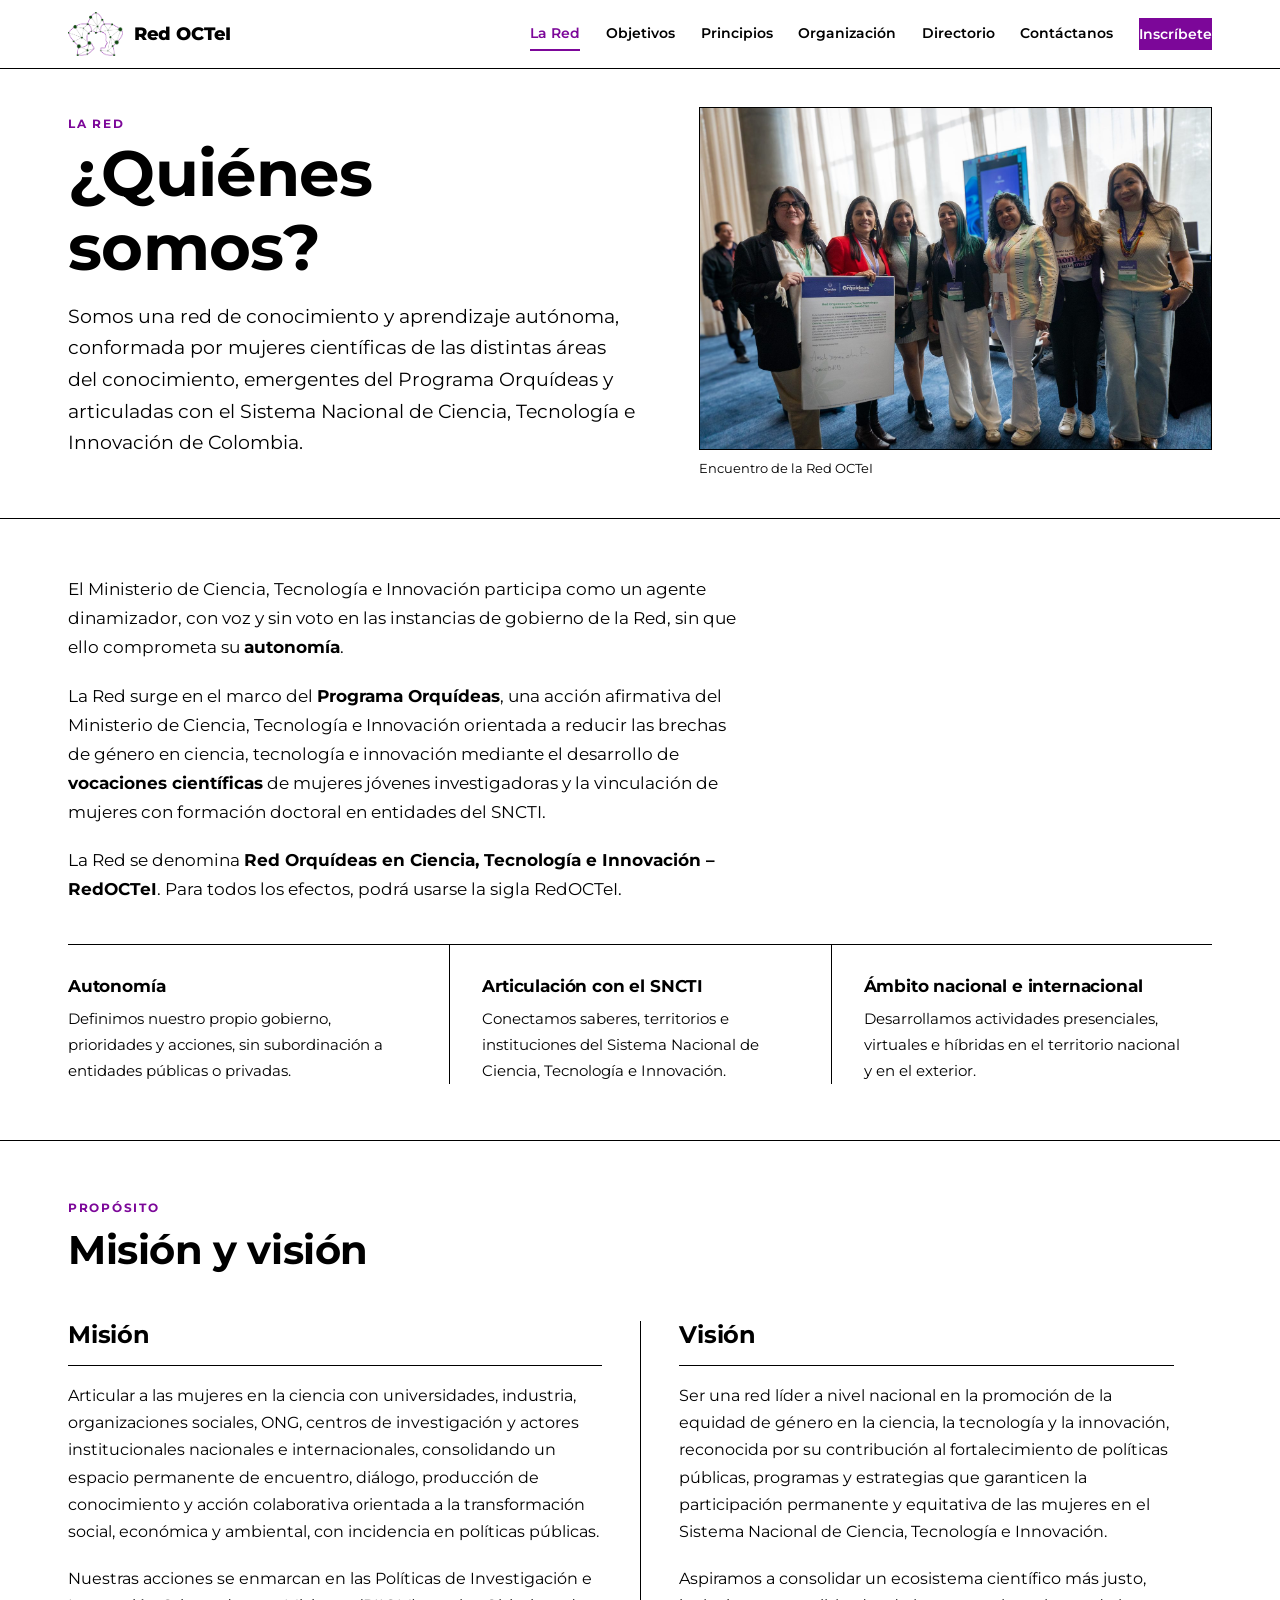
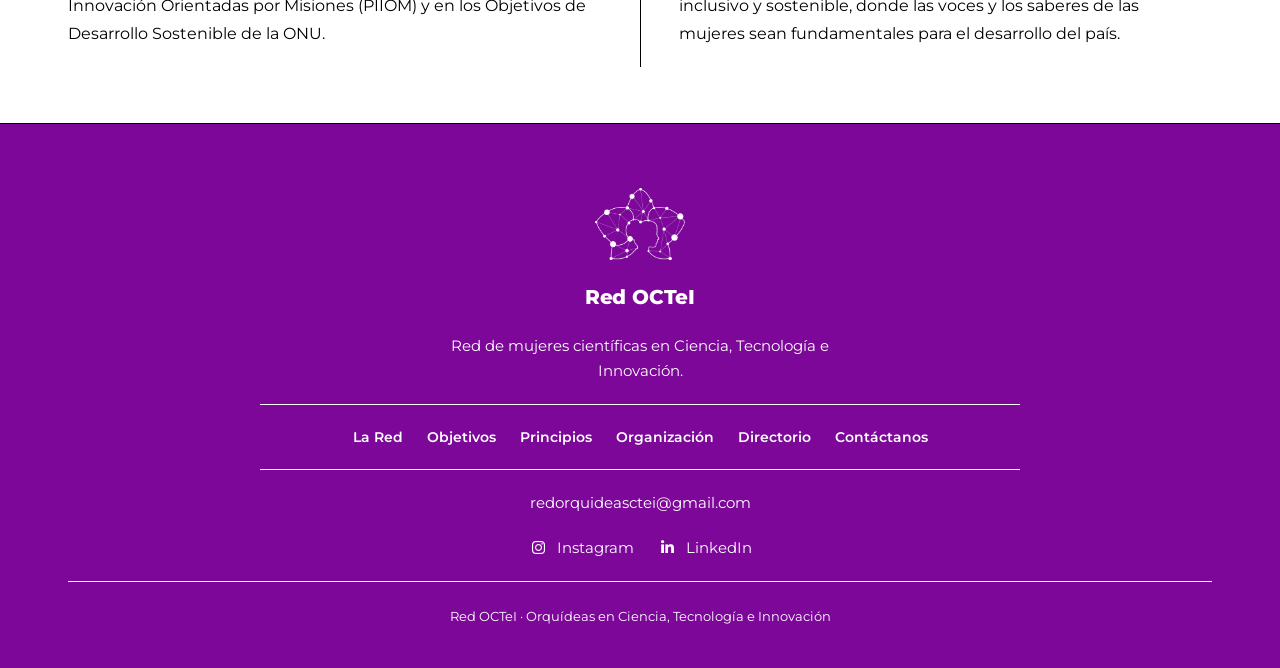
<file: quienes-somos.html>
<!DOCTYPE html>
<html lang="es">
<head>
    <meta charset="UTF-8">
    <meta name="viewport" content="width=device-width, initial-scale=1.0">
    <title>La Red · Red OCTeI</title>
    <meta name="description" content="Qué es Red OCTeI: una red de conocimiento y aprendizaje autónoma de mujeres científicas colombianas, articulada con el SNCTI.">
    <link rel="icon" type="image/png" href="img/brand/logo-orchid-color.png">
    <link rel="preconnect" href="https://fonts.googleapis.com">
    <link rel="preconnect" href="https://fonts.gstatic.com" crossorigin>
    <link href="https://fonts.googleapis.com/css2?family=Montserrat:wght@400;500;600;700;800&display=swap" rel="stylesheet">
    <link rel="stylesheet" href="https://cdnjs.cloudflare.com/ajax/libs/font-awesome/6.5.1/css/all.min.css">
    <link rel="stylesheet" href="css/base.css">
    <link rel="stylesheet" href="css/landing.css">
</head>
<body>

    <a class="skip-link" href="#contenido">Saltar al contenido</a>

    <header class="site-nav" id="siteHeader">
        <div class="nav-inner">
            <a class="brand" href="index.html">
                <img class="brand-logo" src="img/brand/logo-orchid-color.png" alt="">
                <span class="brand-name">Red OCTeI</span>
            </a>
            <button class="nav-toggle" id="navToggle" type="button" aria-expanded="false" aria-controls="siteMenu">
                <i class="fa-solid fa-bars" aria-hidden="true"></i> Menú
            </button>
            <nav class="nav-menu" id="siteMenu" aria-label="Navegación principal">
                <a href="quienes-somos.html" aria-current="page">La Red</a>
                <a href="objetivos.html">Objetivos</a>
                <a href="principios.html">Principios</a>
                <a href="organizacion.html">Organización</a>
                <a href="directorio.html">Directorio</a>
                <a href="contacto.html">Contáctanos</a>
                <a class="nav-cta" href="#" data-join>Inscríbete</a>
            </nav>
        </div>
    </header>

    <main id="contenido">

        <section class="page-hero">
            <div class="container">
                <div class="page-hero-split">
                    <div>
                        <span class="eyebrow">La Red</span>
                        <h1>¿Quiénes somos?</h1>
                        <p class="lede">
                            Somos una red de conocimiento y aprendizaje autónoma, conformada por mujeres científicas de las distintas áreas del conocimiento, emergentes del Programa Orquídeas y articuladas con el Sistema Nacional de Ciencia, Tecnología e Innovación de Colombia.
                        </p>
                    </div>
                    <figure class="media-fig">
                        <img src="img/red_asamblea.jpg" alt="Encuentro de mujeres científicas de la Red OCTeI">
                        <figcaption>Encuentro de la Red OCTeI</figcaption>
                    </figure>
                </div>
            </div>
        </section>

        <div class="page-main">
            <div class="container">
                <div class="prose">
                    <p>
                        El Ministerio de Ciencia, Tecnología e Innovación participa como un agente dinamizador, con voz y sin voto en las instancias de gobierno de la Red, sin que ello comprometa su <strong>autonomía</strong>.
                    </p>
                    <p>
                        La Red surge en el marco del <strong>Programa Orquídeas</strong>, una acción afirmativa del Ministerio de Ciencia, Tecnología e Innovación orientada a reducir las brechas de género en ciencia, tecnología e innovación mediante el desarrollo de <strong>vocaciones científicas</strong> de mujeres jóvenes investigadoras y la vinculación de mujeres con formación doctoral en entidades del SNCTI.
                    </p>
                    <p>
                        La Red se denomina <strong>Red Orquídeas en Ciencia, Tecnología e Innovación – RedOCTeI</strong>. Para todos los efectos, podrá usarse la sigla RedOCTeI.
                    </p>
                </div>

                <div class="somos-grid">
                    <div class="somos-col">
                        <h3>Autonomía</h3>
                        <p>Definimos nuestro propio gobierno, prioridades y acciones, sin subordinación a entidades públicas o privadas.</p>
                    </div>
                    <div class="somos-col">
                        <h3>Articulación con el SNCTI</h3>
                        <p>Conectamos saberes, territorios e instituciones del Sistema Nacional de Ciencia, Tecnología e Innovación.</p>
                    </div>
                    <div class="somos-col">
                        <h3>Ámbito nacional e internacional</h3>
                        <p>Desarrollamos actividades presenciales, virtuales e híbridas en el territorio nacional y en el exterior.</p>
                    </div>
                </div>
            </div>
        </div>

        <section class="section section-alt">
            <div class="container">
                <div class="section-head">
                    <span class="eyebrow">Propósito</span>
                    <h2>Misión y visión</h2>
                </div>
                <div class="mv-grid">
                    <div class="mv-col">
                        <h3>Misión</h3>
                        <p>
                            Articular a las mujeres en la ciencia con universidades, industria, organizaciones sociales, ONG, centros de investigación y actores institucionales nacionales e internacionales, consolidando un espacio permanente de encuentro, diálogo, producción de conocimiento y acción colaborativa orientada a la transformación social, económica y ambiental, con incidencia en políticas públicas.
                        </p>
                        <p>
                            Nuestras acciones se enmarcan en las Políticas de Investigación e Innovación Orientadas por Misiones (PIIOM) y en los Objetivos de Desarrollo Sostenible de la ONU.
                        </p>
                    </div>
                    <div class="mv-col">
                        <h3>Visión</h3>
                        <p>
                            Ser una red líder a nivel nacional en la promoción de la equidad de género en la ciencia, la tecnología y la innovación, reconocida por su contribución al fortalecimiento de políticas públicas, programas y estrategias que garanticen la participación permanente y equitativa de las mujeres en el Sistema Nacional de Ciencia, Tecnología e Innovación.
                        </p>
                        <p>
                            Aspiramos a consolidar un ecosistema científico más justo, inclusivo y sostenible, donde las voces y los saberes de las mujeres sean fundamentales para el desarrollo del país.
                        </p>
                    </div>
                </div>
            </div>
        </section>

    </main>

    <footer class="site-footer">
        <div class="container footer-center">
            <img class="footer-logo" src="img/brand/logo-orchid-white.png" alt="">
            <div class="footer-name">Red OCTeI</div>
            <p class="footer-tagline">Red de mujeres científicas en Ciencia, Tecnología e Innovación.</p>
            <nav class="footer-nav" aria-label="Navegación secundaria">
                <a href="quienes-somos.html">La Red</a>
                <a href="objetivos.html">Objetivos</a>
                <a href="principios.html">Principios</a>
                <a href="organizacion.html">Organización</a>
                <a href="directorio.html">Directorio</a>
                <a href="contacto.html">Contáctanos</a>
            </nav>
            <a class="footer-email" href="mailto:redorquideasctei@gmail.com">redorquideasctei@gmail.com</a>
            <div class="social-links"></div>
            <div class="footer-bottom">
                <span>Red OCTeI · Orquídeas en Ciencia, Tecnología e Innovación</span>
            </div>
        </div>
    </footer>

    <script src="js/config.js"></script>
    <script src="js/nav.js"></script>
    <script src="js/common.js"></script>
</body>
</html>
</file>
<file: css/base.css>
/* =========================================================
   Red OCTeI — Sistema de diseño base
   Editorial científico · retícula · tipografía · navegación
   ========================================================= */

:root {
    /* Identidad institucional — paleta estricta */
    --brand-purple: #7C0799;
    --brand-green: #104710;
    --brand-black: #000000;
    --brand-white: #FFFFFF;

    /* Alias usados en el código */
    --purple: var(--brand-purple);
    --green: var(--brand-green);
    --black: var(--brand-black);
    --white: var(--brand-white);
    --ink: var(--brand-black);
    --muted: var(--brand-black);
    --line: var(--brand-black);
    --lavender: var(--brand-white);
    --graphite: var(--brand-purple);

    /* Tipografía institucional */
    --font-display: 'Montserrat', system-ui, sans-serif;
    --font-body: 'Montserrat', system-ui, sans-serif;

    /* Espaciado base */
    --space: 1.5rem;
    --section-pad: clamp(2rem, 4.5vw, 3.5rem);

    /* Layout */
    --max: 1240px;
    --gutter: clamp(1.25rem, 4vw, 3rem);

    /* Radios: rectilíneos por defecto */
    --radius: 0px;
}

* { box-sizing: border-box; }

html { scroll-behavior: smooth; }

body {
    margin: 0;
    font-family: var(--font-body);
    font-size: 1.0625rem;
    line-height: 1.7;
    color: var(--ink);
    background: var(--white);
    -webkit-font-smoothing: antialiased;
}

h1, h2, h3, h4 {
    font-family: var(--font-display);
    color: var(--black);
    line-height: 1.15;
    margin: 0 0 0.75rem;
    font-weight: 700;
    letter-spacing: -0.01em;
}

h1 { font-size: clamp(2.5rem, 5.5vw, 4rem); font-weight: 700; }
h2 { font-size: clamp(1.75rem, 3.2vw, 2.5rem); font-weight: 700; }
h3 { font-size: clamp(1.1rem, 1.6vw, 1.375rem); font-weight: 700; }

p { margin: 0 0 1.25rem; }

a { color: var(--purple); }

img { max-width: 100%; height: auto; display: block; }

::selection { background: var(--purple); color: #fff; }

:focus-visible {
    outline: 2px solid var(--purple);
    outline-offset: 3px;
}

.skip-link {
    position: absolute;
    left: 1rem;
    top: -100px;
    background: var(--purple);
    color: #fff;
    padding: 0.6rem 1rem;
    z-index: 200;
    text-decoration: none;
    font-weight: 600;
}
.skip-link:focus { top: 1rem; }

/* ---------- Contenedor y retícula ---------- */
.container {
    max-width: var(--max);
    margin: 0 auto;
    padding: 0 var(--gutter);
}

.grid {
    display: grid;
    grid-template-columns: repeat(12, 1fr);
    column-gap: clamp(1rem, 2.5vw, 2rem);
    row-gap: 2.5rem;
}

/* ---------- Etiquetas y microtipografía ---------- */
.eyebrow {
    font-family: var(--font-display);
    font-size: 0.78rem;
    font-weight: 700;
    letter-spacing: 0.14em;
    text-transform: uppercase;
    color: var(--purple);
}

/* ---------- Línea divisoria ---------- */
.rule {
    border: 0;
    border-top: 1px solid var(--line);
    margin: 0;
}

/* ---------- Cabecera de páginas internas ---------- */
.page-hero {
    background: var(--lavender);
    border-bottom: 1px solid var(--line);
    padding: clamp(1.5rem, 3vw, 2.5rem) 0;
}

.page-hero h1 { margin-bottom: 1rem; }

.page-hero .lede {
    max-width: 72ch;
    color: var(--ink);
    font-size: clamp(1.05rem, 1.6vw, 1.2rem);
    line-height: 1.65;
}

/* Encabezado centrado (solo texto): bloque completo centrado */
.page-hero--center .container { max-width: 820px; }
.page-hero--center .lede { max-width: none; }

/* Encabezado dividido (texto + imagen): dos columnas equilibradas */
.page-hero-split {
    display: grid;
    grid-template-columns: minmax(0, 1.05fr) minmax(0, 0.95fr);
    gap: clamp(2rem, 5vw, 4rem);
    align-items: center;
}
.page-hero-split .lede { max-width: none; }
.page-hero-split .media-fig { margin: 0; }

.page-main { padding: var(--section-pad) 0; }

/* ---------- Botones (rectilíneos) ---------- */
.btn {
    display: inline-flex;
    align-items: center;
    justify-content: center;
    gap: 0.6rem;
    padding: 0.85rem 1.6rem;
    font-family: var(--font-display);
    font-size: 0.95rem;
    font-weight: 600;
    letter-spacing: 0.01em;
    text-decoration: none;
    border: 1px solid transparent;
    border-radius: var(--radius);
    cursor: pointer;
    transition: background 0.18s, color 0.18s, border-color 0.18s;
}

.btn-primary { background: var(--purple); color: #fff; }
.btn-primary:hover { background: #7C0799; }

.btn-green { background: var(--green); color: #fff; }
.btn-green:hover { background: #104710; }

.btn-outline { background: transparent; color: var(--purple); border-color: var(--purple); }
.btn-outline:hover { background: var(--purple); color: #fff; }

.btn-invert { background: var(--white); color: var(--purple); }
.btn-invert:hover { background: var(--lavender); }

/* =========================================================
   Encabezado y navegación
   ========================================================= */
.site-nav {
    position: sticky;
    top: 0;
    z-index: 60;
    background: var(--white);
    border-bottom: 1px solid var(--line);
}

.nav-inner {
    max-width: var(--max);
    margin: 0 auto;
    padding: 0 var(--gutter);
    height: 68px;
    display: flex;
    align-items: center;
    justify-content: space-between;
    gap: 1rem;
}

.brand {
    display: flex;
    align-items: center;
    gap: 0.7rem;
    text-decoration: none;
    color: var(--black);
}

.brand-logo { height: 44px; width: auto; }

.brand-name {
    font-family: var(--font-display);
    font-weight: 800;
    font-size: 1.15rem;
    letter-spacing: -0.01em;
}

.brand-tag {
    font-family: var(--font-display);
    font-size: 0.68rem;
    letter-spacing: 0.12em;
    text-transform: uppercase;
    color: var(--muted);
    display: block;
}

.nav-menu {
    display: flex;
    align-items: center;
    gap: 1.6rem;
}

.nav-menu a {
    font-family: var(--font-display);
    font-size: 0.9rem;
    font-weight: 600;
    color: var(--ink);
    text-decoration: none;
    padding: 0.25rem 0;
    border-bottom: 2px solid transparent;
}

.nav-menu a:hover { color: var(--purple); }

.nav-menu a[aria-current] { color: var(--purple); border-bottom-color: var(--purple); }

.nav-cta {
    background: var(--purple);
    color: #fff !important;
    padding: 0.55rem 1.2rem;
    border-bottom: 0 !important;
}
.nav-cta:hover { background: #7C0799; color: #fff !important; }

.nav-toggle {
    display: none;
    align-items: center;
    gap: 0.5rem;
    background: none;
    border: 1px solid var(--line);
    border-radius: var(--radius);
    padding: 0.5rem 0.9rem;
    font-family: var(--font-display);
    font-size: 0.9rem;
    font-weight: 600;
    color: var(--ink);
    cursor: pointer;
}

/* =========================================================
   Pie de página (centrado)
   ========================================================= */
.site-footer {
    background: var(--graphite);
    color: #FFFFFF;
    padding: 4rem 0 2.5rem;
    text-align: center;
}

.footer-center {
    display: flex;
    flex-direction: column;
    align-items: center;
    gap: 1.25rem;
}

.footer-logo { height: 72px; width: auto; }

.footer-name {
    font-family: var(--font-display);
    font-weight: 800;
    font-size: 1.25rem;
    letter-spacing: -0.01em;
    color: #fff;
}

.footer-tagline {
    color: #FFFFFF;
    font-size: 0.92rem;
    max-width: 46ch;
    margin: 0;
}

.footer-nav {
    display: flex;
    flex-wrap: wrap;
    justify-content: center;
    gap: 0.4rem 1.5rem;
    width: 100%;
    max-width: 760px;
    padding: 1.25rem 0;
    border-top: 1px solid #FFFFFF;
    border-bottom: 1px solid #FFFFFF;
}

.footer-nav a {
    font-family: var(--font-display);
    font-size: 0.9rem;
    font-weight: 600;
    color: #FFFFFF;
    text-decoration: none;
}
.footer-nav a:hover { color: #fff; }

.footer-email {
    color: #FFFFFF;
    text-decoration: none;
    font-size: 0.95rem;
}
.footer-email:hover { color: #fff; }

.social-links { display: flex; flex-wrap: wrap; justify-content: center; gap: 0.4rem 1.5rem; }
.social-links a {
    display: inline-flex;
    align-items: center;
    gap: 0.5rem;
    color: #FFFFFF;
    text-decoration: none;
    font-size: 0.92rem;
}
.social-links a:hover { color: #fff; }
.social-links i { width: 1.25rem; text-align: center; color: #FFFFFF; }

.footer-bottom {
    width: 100%;
    padding-top: 1.5rem;
    border-top: 1px solid #FFFFFF;
    font-size: 0.8rem;
    color: #FFFFFF;
}

/* =========================================================
   Navegación móvil
   ========================================================= */
@media (max-width: 860px) {
    .nav-toggle { display: inline-flex; }

    .page-hero-split { grid-template-columns: 1fr; }

    .nav-menu {
        position: absolute;
        top: 68px;
        left: 0;
        right: 0;
        display: none;
        flex-direction: column;
        align-items: stretch;
        gap: 0;
        background: var(--white);
        border-bottom: 1px solid var(--line);
        padding: 0.5rem var(--gutter) 1.25rem;
    }

    .site-nav.open .nav-menu { display: flex; }

    .nav-menu a {
        padding: 0.9rem 0;
        border-bottom: 1px solid var(--line);
    }
    .nav-menu a.nav-cta {
        margin-top: 0.9rem;
        text-align: center;
        border-bottom: 0 !important;
    }
}
</file>
<file: css/landing.css>
/* =========================================================
   Red OCTeI — Portada (editorial)
   ========================================================= */

/* ---------- Portada / Hero ---------- */
.hero {
    background: var(--white);
    border-bottom: 1px solid var(--line);
    padding: clamp(3rem, 7vw, 6rem) 0;
}

.hero-grid {
    display: grid;
    grid-template-columns: minmax(0, 0.9fr) minmax(0, 1.1fr);
    gap: clamp(2rem, 5vw, 4rem);
    align-items: center;
}

.hero-copy .eyebrow { margin-bottom: 1.25rem; }

.hero-copy h1 {
    font-size: clamp(2.75rem, 6vw, 4.5rem);
    line-height: 1.02;
    letter-spacing: -0.02em;
    margin-bottom: 1.5rem;
}

.hero-lead {
    font-size: clamp(1.05rem, 1.6vw, 1.2rem);
    line-height: 1.65;
    color: var(--ink);
    max-width: 34em;
    margin-bottom: 2rem;
}

.hero-actions {
    display: flex;
    flex-wrap: wrap;
    gap: 0.9rem;
}

/* ---------- Orquídea animada ---------- */
.hero-visual { display: flex; flex-direction: column; align-items: center; gap: 1rem; position: relative; }

.orchid { width: 100%; max-width: 620px; height: auto; }
.orchid img, .orchid svg { width: 100%; height: auto; display: block; }

.anim-toggle {
    position: absolute;
    bottom: 0;
    right: 0;
    width: 34px;
    height: 34px;
    display: inline-flex;
    align-items: center;
    justify-content: center;
    background: var(--white);
    border: 1px solid var(--line);
    border-radius: var(--radius);
    color: var(--purple);
    cursor: pointer;
    font-size: 0.85rem;
}
.anim-toggle:hover { border-color: var(--purple); }
.anim-toggle[aria-pressed="true"] { color: var(--ink); }

/* ---------- Secciones ---------- */
.section { padding: var(--section-pad) 0; }
.section-alt { background: var(--lavender); border-top: 1px solid var(--line); border-bottom: 1px solid var(--line); }

.section-head { margin-bottom: 3rem; }
.section-head .eyebrow { display: block; margin-bottom: 0.6rem; }
.section-head h2 { margin-bottom: 1rem; }

.lede {
    font-size: clamp(1.1rem, 1.7vw, 1.3rem);
    line-height: 1.6;
    color: var(--ink);
    max-width: 46em;
}

.prose { max-width: 62ch; }
.prose p { margin-bottom: 1.25rem; }

/* ---------- ¿Quiénes somos? — tres columnas con líneas ---------- */
.somos-grid {
    display: grid;
    grid-template-columns: repeat(3, 1fr);
    margin-top: 2.5rem;
    border-top: 1px solid var(--line);
}

.somos-col {
    padding: 2rem 2rem 0 0;
}
.somos-col + .somos-col {
    padding-left: 2rem;
    border-left: 1px solid var(--line);
}
.somos-col h3 { font-size: 1.05rem; margin-bottom: 0.6rem; }
.somos-col p { margin: 0; color: var(--muted); font-size: 0.95rem; }

/* ---------- Misión y visión ---------- */
.mv-grid {
    display: grid;
    grid-template-columns: repeat(2, 1fr);
    gap: 0;
}
.mv-col { padding-right: clamp(1.5rem, 3vw, 3rem); }
.mv-col + .mv-col {
    padding-left: clamp(1.5rem, 3vw, 3rem);
    border-left: 1px solid var(--line);
}
.mv-col h3 {
    font-size: 1.5rem;
    margin-bottom: 1rem;
    padding-bottom: 1rem;
    border-bottom: 1px solid var(--line);
}
.mv-col p { color: var(--ink); font-size: 1rem; }

/* ---------- Objetivos — retícula numerada ---------- */
.objetivos-list {
    display: grid;
    grid-template-columns: repeat(2, 1fr);
    column-gap: clamp(2rem, 5vw, 4rem);
    row-gap: 2.5rem;
    margin-top: 2rem;
}

.objetivo {
    display: grid;
    grid-template-columns: 5rem 1fr;
    gap: 1.25rem;
    padding-top: 1.75rem;
    border-top: 1px solid var(--line);
    align-items: start;
}

.objetivo-num {
    font-family: var(--font-display);
    font-size: clamp(2rem, 4vw, 3rem);
    font-weight: 800;
    line-height: 1;
    color: var(--purple);
}

.objetivo h3 { font-size: 1.25rem; margin-bottom: 0.5rem; }
.objetivo p { margin: 0; color: var(--muted); }

/* ---------- Principios — editorial en columnas ---------- */
.principios-grid {
    display: grid;
    grid-template-columns: repeat(3, 1fr);
    column-gap: clamp(1.5rem, 3vw, 3rem);
    row-gap: 2.25rem;
    border-top: 1px solid var(--line);
    padding-top: 2rem;
    counter-reset: principio;
}
.principio h3::before {
    counter-increment: principio;
    content: counter(principio, decimal-leading-zero);
    display: block;
    font-family: var(--font-display);
    font-size: 1.5rem;
    font-weight: 800;
    line-height: 1;
    color: var(--purple);
    margin-bottom: 0.4rem;
}
.principio h3 { font-size: 1rem; margin-bottom: 0.4rem; }
.principio p { margin: 0; color: var(--muted); font-size: 0.92rem; }

/* ---------- Red organizacional ---------- */
.red-viz {
    position: relative;
    margin: 0;
}

.red-lines {
    display: block;
    width: 100%;
    height: auto;
    margin-bottom: -1rem;
}

.red-conns .red-line {
    fill: none;
    stroke: #7C0799;
    stroke-width: 1.5;
}
.red-conns .red-line--alt {
    stroke: #104710;
}

.red-pulse { fill: #7C0799; }
.red-pulse--green { fill: #104710; }

.red-node {
    opacity: 0;
    transform-box: fill-box;
    transform-origin: center;
    transition: opacity .5s ease, transform .5s ease;
}
.red-viz.is-visible .red-node {
    opacity: 1;
    animation: nodePulse 3.5s ease-in-out infinite;
}
.red-viz.is-visible #redNode0 { transition-delay: .1s; animation-delay: .1s; }
.red-viz.is-visible #redNode1 { transition-delay: .3s; animation-delay: .3s; }
.red-viz.is-visible #redNode2 { transition-delay: .5s; animation-delay: .5s; }
.red-viz.is-visible #redNode3 { transition-delay: .7s; animation-delay: .7s; }

.red-node.active { opacity: 1; }

@keyframes nodePulse {
    0%, 100% { transform: scale(1); }
    50% { transform: scale(1.18); }
}

.red-line { transition: stroke-width .25s ease, opacity .25s ease; }
.red-viz.is-visible .red-line { opacity: .7; }
.red-line.active { opacity: 1; stroke-width: 2.5; }

.red-grid {
    display: grid;
    grid-template-columns: repeat(4, 1fr);
    gap: 1.25rem;
    margin-top: 1.25rem;
}

.red-card {
    border: 1px solid #000000;
    border-top: 3px solid #7C0799;
    background: #FFFFFF;
    padding: 1.25rem 1.25rem 1.4rem;
    transition: background .2s ease, color .2s ease;
    cursor: default;
}
.red-card--green { border-top-color: #104710; }
.red-card--previsto { border-top-style: dashed; border-top-width: 2px; }

.red-rol {
    display: block;
    font-family: var(--font-display);
    font-size: 0.68rem;
    letter-spacing: 0.12em;
    text-transform: uppercase;
    color: var(--purple);
    margin-bottom: 0.5rem;
}
.red-card--green .red-rol { color: #104710; }

.red-card h3 { font-size: 1.05rem; margin-bottom: 0.5rem; }
.red-card p { margin: 0; color: var(--muted); font-size: 0.9rem; }

.red-card:hover,
.red-card:focus,
.red-card:focus-visible {
    background: #7C0799;
    color: #FFFFFF;
    outline: none;
}
.red-card:hover h3,
.red-card:focus h3 { color: #FFFFFF; }
.red-card:hover p,
.red-card:focus p { color: #FFFFFF; }
.red-card:hover .red-rol,
.red-card:focus .red-rol { color: #FFFFFF; }

.red-card--green:hover,
.red-card--green:focus { background: #104710; }
.red-card--green:hover .red-rol,
.red-card--green:focus .red-rol { color: #FFFFFF; }

@media (prefers-reduced-motion: reduce) {
    .red-viz.is-visible .red-node { animation: none; }
}

/* ---------- Contexto ---------- */
.contexto-grid {
    display: grid;
    grid-template-columns: minmax(0, 1fr) minmax(0, 1.1fr);
    gap: clamp(2rem, 5vw, 4rem);
    align-items: start;
}

/* ---------- Acta de constitución ---------- */
.acta {
    border-top: 1px solid var(--line);
    padding-top: 2rem;
}
.acta-inner {
    display: grid;
    grid-template-columns: 1fr 2fr;
    gap: clamp(2rem, 5vw, 4rem);
}
.acta-meta {
    font-family: var(--font-display);
    font-size: 0.78rem;
    letter-spacing: 0.12em;
    text-transform: uppercase;
    color: var(--purple);
}
.acta-fecha {
    font-family: var(--font-display);
    font-size: clamp(1.75rem, 3vw, 2.5rem);
    font-weight: 800;
    color: var(--black);
    line-height: 1.1;
    margin-top: 0.5rem;
}

/* ---------- Comunicados ---------- */
.comunicados { border-top: 1px solid var(--line); }

.comunicado-card {
    border: 1px solid var(--line);
    border-top: 3px solid var(--purple);
    background: var(--white);
    display: grid;
    grid-template-columns: minmax(0, 1.15fr) minmax(0, 0.85fr);
}

.comunicado-copy {
    padding: clamp(1.5rem, 3vw, 2.75rem);
}

.comunicado-fecha {
    font-family: var(--font-display);
    font-size: 0.72rem;
    letter-spacing: 0.12em;
    text-transform: uppercase;
    color: var(--purple);
    display: block;
    margin-bottom: 0.9rem;
}

.comunicado-titulo {
    font-size: clamp(1.5rem, 2.6vw, 2.1rem);
    margin-bottom: 1rem;
    line-height: 1.12;
}

.comunicado-lead { color: var(--muted); max-width: 60ch; }

.comunicado-actions {
    display: flex;
    flex-wrap: wrap;
    align-items: center;
    gap: 1rem 1.25rem;
    margin-top: 1.75rem;
}

.comunicado-socials {
    display: inline-flex;
    align-items: center;
    gap: 0.5rem;
}

.comunicado-social-label {
    font-family: var(--font-display);
    font-size: 0.7rem;
    letter-spacing: 0.12em;
    text-transform: uppercase;
    color: var(--muted);
    margin-right: 0.25rem;
}

.social-btn {
    width: 44px;
    height: 44px;
    display: inline-flex;
    align-items: center;
    justify-content: center;
    border: 1px solid var(--line);
    color: var(--purple);
    text-decoration: none;
    font-size: 1.15rem;
    transition: background 0.18s, color 0.18s, border-color 0.18s;
}
.social-btn:hover { background: var(--purple); color: #fff; border-color: var(--purple); }

.comunicado-preview { min-width: 0; }

.comunicado-preview-btn {
    position: relative;
    display: block;
    width: 100%;
    height: 100%;
    padding: 0;
    border: 0;
    border-left: 1px solid var(--line);
    background: none;
    cursor: pointer;
    overflow: hidden;
}

.comunicado-preview-btn img {
    width: 100%;
    height: 100%;
    object-fit: cover;
    object-position: top center;
    display: block;
    transition: filter 0.2s ease;
}

.comunicado-preview-btn:hover img,
.comunicado-preview-btn:focus-visible img { filter: brightness(0.88); }

.comunicado-preview-tag {
    position: absolute;
    left: 0;
    right: 0;
    bottom: 0;
    background: var(--green);
    color: #fff;
    padding: 0.7rem 1rem;
    font-family: var(--font-display);
    font-size: 0.85rem;
    font-weight: 600;
    letter-spacing: 0.03em;
    display: flex;
    align-items: center;
    justify-content: center;
    gap: 0.5rem;
}

/* ---------- Modal de comunicado ---------- */
.modal {
    position: fixed;
    inset: 0;
    z-index: 100;
    display: flex;
    align-items: center;
    justify-content: center;
    padding: 1.25rem;
}
.modal[hidden] { display: none; }

.modal-backdrop {
    position: absolute;
    inset: 0;
    background: rgba(0, 0, 0, 0.72);
}

.modal-panel {
    position: relative;
    background: var(--white);
    width: 100%;
    max-width: 720px;
    max-height: 90vh;
    display: flex;
    flex-direction: column;
    border: 1px solid var(--line);
}

.modal-head {
    display: flex;
    align-items: flex-start;
    justify-content: space-between;
    gap: 1rem;
    padding: 1.25rem 1.5rem;
    border-bottom: 1px solid var(--line);
}
.modal-head h2 { font-size: 1.25rem; margin: 0.35rem 0 0; }

.modal-close {
    flex: none;
    width: 38px;
    height: 38px;
    display: inline-flex;
    align-items: center;
    justify-content: center;
    background: none;
    border: 1px solid var(--line);
    cursor: pointer;
    color: var(--ink);
    font-size: 1rem;
}
.modal-close:hover { background: var(--purple); color: #fff; border-color: var(--purple); }

.modal-body { overflow-y: auto; padding: 1.5rem; }
.modal-body img {
    width: 100%;
    height: auto;
    display: block;
    border: 1px solid var(--line);
    margin-bottom: 1rem;
    user-select: none;
    -webkit-user-drag: none;
    -webkit-touch-callout: none;
    pointer-events: none;
}
.modal-body img:last-child { margin-bottom: 0; }

/* ---------- CTA final ---------- */
.cta-final {
    background: var(--green);
    color: #fff;
    padding: clamp(2.5rem, 5vw, 4rem) 0;
    text-align: center;
    border-top: 1px solid var(--line);
}
.cta-note {
    color: #FFFFFF;
    max-width: 52ch;
    margin: 0 auto 1.75rem;
    font-size: 1.05rem;
}
.cta-actions { display: flex; flex-wrap: wrap; justify-content: center; gap: 0.9rem; }
.cta-final .btn-invert { color: var(--green); }
.cta-final .btn-outline { color: #fff; border-color: #FFFFFF; }
.cta-final .btn-outline:hover { background: #fff; color: var(--green); }

/* ---------- Texto + fotografía ---------- */
.media-grid {
    display: grid;
    grid-template-columns: minmax(0, 1.05fr) minmax(0, 0.95fr);
    gap: clamp(2rem, 5vw, 4rem);
    align-items: start;
}

.media-fig { margin: 0; }

.media-fig img {
    width: 100%;
    height: auto;
    display: block;
    border: 1px solid var(--line);
}

.media-fig figcaption {
    font-size: 0.8rem;
    color: var(--muted);
    margin-top: 0.5rem;
}

/* ---------- Contacto ---------- */
.contacto-grid {
    display: grid;
    grid-template-columns: minmax(0, 1fr) minmax(0, 1.1fr);
    gap: clamp(2rem, 5vw, 4rem);
    align-items: start;
}

.contacto-block {
    border-top: 1px solid var(--line);
    padding-top: 1.5rem;
    margin-top: 1.5rem;
}

.contacto-label {
    font-family: var(--font-display);
    font-size: 0.72rem;
    letter-spacing: 0.12em;
    text-transform: uppercase;
    color: var(--purple);
    margin-bottom: 0.5rem;
}

.contacto-email {
    font-family: var(--font-display);
    font-size: clamp(1.1rem, 2vw, 1.4rem);
    font-weight: 700;
    color: var(--black);
    text-decoration: none;
    border-bottom: 1px solid var(--line);
    padding-bottom: 0.25rem;
}
.contacto-email:hover { color: var(--purple); }

.contacto-social { display: flex; flex-direction: column; gap: 0.7rem; }
.contacto-social a {
    display: inline-flex;
    align-items: center;
    gap: 0.6rem;
    color: var(--ink);
    text-decoration: none;
    font-size: 1rem;
}
.contacto-social a:hover { color: var(--purple); }
.contacto-social i { width: 1.5rem; color: var(--purple); }

.contacto-visual {
    display: flex;
    align-items: center;
    justify-content: center;
}
.contacto-visual img { width: 100%; max-width: 340px; height: auto; opacity: 0.9; }

/* ---------- Responsive ---------- */
@media (max-width: 900px) {
    .hero-grid { grid-template-columns: 1fr; }
    .somos-grid { grid-template-columns: 1fr; }
    .somos-col { border-left: 0 !important; padding-left: 0 !important; padding-top: 1.5rem; }
    .somos-col + .somos-col { border-top: 1px solid var(--line); }
    .mv-grid { grid-template-columns: 1fr; }
    .mv-col + .mv-col { border-left: 0; padding-left: 0; padding-top: 2rem; border-top: 1px solid var(--line); }
    .principios-grid { grid-template-columns: repeat(2, 1fr); }
    .contexto-grid { grid-template-columns: 1fr; }
    .acta-inner { grid-template-columns: 1fr; }
    .contacto-grid { grid-template-columns: 1fr; }
    .media-grid { grid-template-columns: 1fr; }
    .red-grid { grid-template-columns: repeat(2, 1fr); }
    .red-lines { display: none; }
    .comunicado-card { grid-template-columns: 1fr; }
    .comunicado-preview-btn { border-left: 0; border-top: 1px solid var(--line); min-height: 240px; }
}

@media (max-width: 600px) {
    .objetivos-list { grid-template-columns: 1fr; row-gap: 1.75rem; }
    .objetivo { grid-template-columns: 1fr; gap: 0.5rem; }
    .principios-grid { grid-template-columns: 1fr; }
    .red-grid { grid-template-columns: 1fr; gap: 1rem; }
}
</file>
<file: css/style.css>
/* =========================================================
   Red OCTeI — Directorio
   ========================================================= */

/* ---------- Cabecera del directorio ---------- */
.dir-hero {
    background: var(--white);
    border-bottom: 1px solid var(--line);
    padding: clamp(2rem, 4vw, 3.5rem) 0;
}

.dir-hero-grid {
    display: grid;
    grid-template-columns: minmax(0, 1.1fr) minmax(0, 0.9fr);
    gap: clamp(2rem, 4vw, 3.5rem);
    align-items: center;
}

.dir-hero h1 { margin-bottom: 1rem; }

.dir-hero .desc {
    max-width: 62ch;
    color: var(--muted);
    font-size: 1.05rem;
}

/* Módulo de actualización */
.dir-update {
    background: var(--purple);
    color: #FFFFFF;
    padding: 2rem;
}
.dir-update h2 {
    color: #FFFFFF;
    font-size: 1.3rem;
    margin-bottom: 0.75rem;
}
.dir-update p {
    color: #FFFFFF;
    font-size: 0.95rem;
    margin-bottom: 1.5rem;
}
.dir-update .btn-invert { color: var(--purple); }

/* Estadísticas */
.dir-stats {
    display: grid;
    grid-template-columns: repeat(4, 1fr);
    border-top: 1px solid var(--line);
    margin-top: 2.5rem;
}

.dir-stat { padding: 1.25rem 1rem 0 0; }
.dir-stat + .dir-stat { padding-left: 1.5rem; border-left: 1px solid var(--line); }

.dir-stat-value {
    font-family: var(--font-display);
    font-size: clamp(1.75rem, 3vw, 2.5rem);
    font-weight: 800;
    line-height: 1;
    color: var(--black);
}

.dir-stat-label {
    font-family: var(--font-display);
    font-size: 0.72rem;
    letter-spacing: 0.1em;
    text-transform: uppercase;
    color: var(--muted);
    margin-top: 0.4rem;
}

.stats-note {
    margin-top: 1rem;
    font-size: 0.78rem;
    color: var(--muted);
}

/* Procedencia (al final del directorio) */
.procedencia {
    border-top: 1px solid var(--line);
    padding: clamp(2rem, 4vw, 3rem) 0;
    background: var(--white);
}
.procedencia h2 {
    font-size: 1.15rem;
    margin-bottom: 0.75rem;
}
.procedencia p {
    font-size: 0.875rem;
    color: var(--muted);
    max-width: 76ch;
    line-height: 1.7;
}
.procedencia a { color: var(--purple); }

/* ---------- Barra de filtros ---------- */
.dir-filters {
    border-bottom: 1px solid var(--line);
    background: var(--white);
}

.filters-grid {
    display: grid;
    grid-template-columns: 2fr 1fr 1fr 1.6fr auto;
    gap: 1rem;
    align-items: end;
    padding: 1.5rem 0;
}

.field label {
    display: block;
    font-family: var(--font-display);
    font-size: 0.7rem;
    letter-spacing: 0.1em;
    text-transform: uppercase;
    color: var(--muted);
    margin-bottom: 0.4rem;
}

.field input,
.field select {
    width: 100%;
    padding: 0.65rem 0.8rem;
    font-family: var(--font-body);
    font-size: 0.95rem;
    color: var(--ink);
    background: var(--white);
    border: 1px solid var(--line);
    border-radius: var(--radius);
}

.field input:focus,
.field select:focus {
    border-color: var(--purple);
    outline: none;
}

.view-toggle {
    display: flex;
    border: 1px solid var(--line);
    border-radius: var(--radius);
    overflow: hidden;
}

.view-btn {
    border: 0;
    background: var(--white);
    color: var(--muted);
    padding: 0.65rem 1rem;
    font-family: var(--font-display);
    font-size: 0.85rem;
    font-weight: 600;
    cursor: pointer;
    display: inline-flex;
    align-items: center;
    gap: 0.4rem;
}

.view-btn[aria-pressed="true"] {
    background: var(--purple);
    color: #fff;
}

.filters-meta {
    display: flex;
    align-items: center;
    justify-content: space-between;
    gap: 1rem;
    padding: 0 0 1rem;
    font-size: 0.88rem;
    color: var(--muted);
}

.link-btn {
    background: none;
    border: 0;
    color: var(--purple);
    font-family: var(--font-display);
    font-size: 0.85rem;
    font-weight: 600;
    cursor: pointer;
    text-decoration: underline;
    padding: 0;
}

/* ---------- Combobox de palabras clave ---------- */
.combobox { position: relative; }

.combobox-list {
    position: absolute;
    z-index: 30;
    top: 100%;
    left: 0;
    right: 0;
    max-height: 260px;
    overflow-y: auto;
    background: var(--white);
    border: 1px solid var(--line);
    border-top: 0;
    margin: 0;
    padding: 0;
    list-style: none;
}

.combobox-list[hidden] { display: none; }

.combobox-list li {
    padding: 0.55rem 0.8rem;
    font-size: 0.9rem;
    cursor: pointer;
}

.combobox-list li.active,
.combobox-list li:hover { background: var(--lavender); color: var(--purple); }

/* ---------- Resultados ---------- */
.dir-main { padding: 2.5rem 0 4rem; }

.results {
    display: grid;
    grid-template-columns: repeat(3, 1fr);
    gap: 2rem;
}

.card {
    display: flex;
    flex-direction: column;
    background: var(--white);
    border: 1px solid var(--line);
    border-radius: var(--radius);
}

.card-img {
    position: relative;
    aspect-ratio: 4 / 3;
    background: var(--lavender);
    overflow: hidden;
    border-bottom: 1px solid var(--line);
}

.card-img img { width: 100%; height: 100%; object-fit: cover; }

.initial-avatar {
    width: 100%;
    height: 100%;
    display: flex;
    align-items: center;
    justify-content: center;
    font-family: var(--font-display);
    font-size: 3rem;
    font-weight: 800;
    color: var(--purple);
    background: var(--lavender);
}

.img-expand {
    position: absolute;
    right: 0.6rem;
    bottom: 0.6rem;
    width: 36px;
    height: 36px;
    border: 0;
    background: var(--white);
    color: var(--ink);
    cursor: pointer;
    border-radius: var(--radius);
}

.card-meta {
    display: flex;
    gap: 0.75rem;
    align-items: center;
    font-family: var(--font-display);
    font-size: 0.7rem;
    letter-spacing: 0.08em;
    text-transform: uppercase;
    color: var(--purple);
    margin-bottom: 0.5rem;
}

.card-body {
    display: flex;
    flex-direction: column;
    flex: 1;
    padding: 1.25rem;
}

.card-name {
    font-size: 1.1rem;
    font-weight: 700;
    margin-bottom: 0.75rem;
}

.card-name a { color: inherit; text-decoration: none; }
.card-name a:hover { color: var(--purple); }

.proposal {
    font-size: 0.9rem;
    font-style: italic;
    color: var(--muted);
    border-left: 2px solid var(--green);
    padding-left: 0.75rem;
    margin-bottom: 0.9rem;
}

.profile { font-size: 0.88rem; color: var(--ink); margin-bottom: 0.9rem; flex: 1; }

.read-more {
    background: none;
    border: 0;
    color: var(--purple);
    font-family: var(--font-body);
    font-size: 0.82rem;
    cursor: pointer;
    text-decoration: underline;
    padding: 0;
}

.tags { display: flex; flex-wrap: wrap; gap: 0.4rem; margin-bottom: 1rem; }

.tag {
    border: 1px solid var(--line);
    border-radius: var(--radius);
    background: var(--white);
    color: var(--muted);
    font-size: 0.75rem;
    padding: 0.25rem 0.5rem;
    cursor: pointer;
    font-family: var(--font-body);
}

.tag:hover { border-color: var(--purple); color: var(--purple); }

.card-actions {
    display: flex;
    gap: 0.6rem;
    border-top: 1px solid var(--line);
    padding-top: 1rem;
    margin-top: auto;
}

.card-actions .btn { flex: 1; padding: 0.55rem 0.6rem; font-size: 0.82rem; }

/* ---------- Vista lista ---------- */
.results.list { grid-template-columns: 1fr; }

.results.list .card { flex-direction: row; }

.results.list .card-img {
    width: 220px;
    aspect-ratio: auto;
    border-bottom: 0;
    border-right: 1px solid var(--line);
    flex-shrink: 0;
}

/* ---------- Paginación ---------- */
.pagination {
    display: flex;
    align-items: center;
    justify-content: center;
    gap: 1rem;
    margin-top: 2.5rem;
    font-size: 0.9rem;
    color: var(--muted);
}

.pagination .btn { padding: 0.5rem 1rem; font-size: 0.85rem; }
.pagination .btn[disabled] { opacity: 0.4; cursor: default; }

/* ---------- Estados ---------- */
.no-results {
    text-align: center;
    padding: 4rem 1rem;
    color: var(--muted);
    border: 1px dashed var(--line);
}

.loading {
    padding: 4rem 1rem;
    text-align: center;
    color: var(--muted);
}

.error {
    padding: 3rem 1rem;
    text-align: center;
    color: #000000;
    border: 1px solid #000000;
    background: #FFFFFF;
}

/* ---------- Modal de imagen ---------- */
.modal {
    position: fixed;
    inset: 0;
    z-index: 100;
    display: flex;
    align-items: center;
    justify-content: center;
    padding: 1.5rem;
}

.modal[hidden] { display: none; }

.modal-backdrop {
    position: absolute;
    inset: 0;
    background: rgba(0, 0, 0, 0.78);
}

.modal-dialog {
    position: relative;
    max-width: 760px;
    width: 100%;
    background: var(--white);
    border-radius: var(--radius);
}

.modal-dialog img {
    width: 100%;
    max-height: 80vh;
    object-fit: contain;
    display: block;
    background: #000;
}

.modal-close {
    position: absolute;
    top: 0;
    right: 0;
    width: 44px;
    height: 44px;
    border: 0;
    background: var(--white);
    color: var(--ink);
    font-size: 1.1rem;
    cursor: pointer;
}

.modal-caption {
    padding: 0.75rem 1rem;
    font-size: 0.85rem;
    color: var(--muted);
    border-top: 1px solid var(--line);
}

/* ---------- Perfil individual ---------- */
.perfil-main { padding: 2.5rem 0 4rem; }

.back-link {
    display: inline-flex;
    align-items: center;
    gap: 0.5rem;
    font-family: var(--font-display);
    font-weight: 600;
    font-size: 0.9rem;
    color: var(--purple);
    text-decoration: none;
    margin-bottom: 2rem;
}
.back-link:hover { text-decoration: underline; }

.perfil-grid {
    display: grid;
    grid-template-columns: minmax(0, 340px) 1fr;
    gap: clamp(1.5rem, 4vw, 3rem);
    align-items: start;
}

.perfil-media { border: 1px solid var(--line); }
.perfil-media img { width: 100%; display: block; }
.perfil-media .initial-avatar {
    aspect-ratio: 1;
    display: flex;
    align-items: center;
    justify-content: center;
    font-family: var(--font-display);
    font-size: 5rem;
    font-weight: 800;
    color: var(--purple);
    background: var(--lavender);
}

.perfil-name { font-size: clamp(1.75rem, 3vw, 2.5rem); margin-bottom: 1.5rem; }

.perfil-field {
    border-top: 1px solid var(--line);
    padding-top: 1.25rem;
    margin-bottom: 1.5rem;
}

.perfil-field h2 {
    font-family: var(--font-display);
    font-size: 0.78rem;
    text-transform: uppercase;
    letter-spacing: 0.1em;
    color: var(--muted);
    margin-bottom: 0.5rem;
}

.perfil-field .proposal { font-size: 1.05rem; }

.tag-static {
    display: inline-block;
    border: 1px solid var(--line);
    padding: 0.25rem 0.5rem;
    font-size: 0.78rem;
    color: var(--muted);
    margin: 0 0.4rem 0.4rem 0;
}

.perfil .card-actions { margin-top: 0.25rem; }

/* ---------- Formulario de actualización ---------- */
.update-note {
    border: 1px solid var(--line);
    border-left: 4px solid var(--green);
    padding: 1rem 1.25rem;
    margin-bottom: 2rem;
}
.update-note p { margin: 0; font-size: 0.95rem; }

.update-form { max-width: 860px; }

.update-section {
    border: 1px solid var(--line);
    margin: 0 0 1.5rem;
    padding: 1.5rem 1.5rem 1.75rem;
    background: var(--white);
}

.update-section legend {
    font-family: var(--font-display);
    font-weight: 700;
    font-size: 1rem;
    padding: 0 0.6rem;
    color: var(--purple);
}

.form-row {
    display: grid;
    grid-template-columns: 1fr 1fr;
    gap: 1rem 1.5rem;
}

.form-field { margin-bottom: 1rem; }

.form-field label {
    display: block;
    font-family: var(--font-display);
    font-size: 0.8rem;
    font-weight: 600;
    margin-bottom: 0.4rem;
}

.form-field input[type="text"],
.form-field input[type="email"],
.form-field input[type="url"],
.form-field textarea {
    width: 100%;
    padding: 0.65rem 0.8rem;
    font-family: var(--font-body);
    font-size: 0.95rem;
    color: var(--black);
    background: var(--white);
    border: 1px solid var(--black);
    border-radius: 0;
}

.form-field input:focus,
.form-field textarea:focus {
    outline: 2px solid var(--purple);
    outline-offset: 1px;
}

.form-field input[type="file"] {
    font-family: var(--font-body);
    font-size: 0.9rem;
}

.form-check {
    display: flex;
    align-items: flex-start;
    gap: 0.6rem;
    margin-bottom: 0.75rem;
}
.form-check input[type="checkbox"] {
    width: 1.1rem;
    height: 1.1rem;
    margin-top: 0.15rem;
    flex-shrink: 0;
    accent-color: #7C0799;
}
.form-check label {
    font-size: 0.9rem;
    font-weight: 400;
    margin: 0;
}

.form-hint {
    font-size: 0.82rem;
    color: var(--muted);
    margin: 0.25rem 0 0;
}

/* ---------- Responsive ---------- */
@media (max-width: 1024px) {
    .filters-grid { grid-template-columns: repeat(2, 1fr); }
    .results { grid-template-columns: repeat(2, 1fr); }
    .dir-stats { grid-template-columns: repeat(2, 1fr); row-gap: 1.25rem; }
    .dir-stat:nth-child(3) { border-left: 0; }
    .dir-hero-grid { grid-template-columns: 1fr; }
}

@media (max-width: 640px) {
    .filters-grid { grid-template-columns: 1fr; }
    .results { grid-template-columns: 1fr; }
    .dir-stats { grid-template-columns: 1fr 1fr; }
    .results.list .card { flex-direction: column; }
    .results.list .card-img { width: 100%; aspect-ratio: 4/3; border-right: 0; border-bottom: 1px solid var(--line); }
    .perfil-grid { grid-template-columns: 1fr; }
    .form-row { grid-template-columns: 1fr; }
}
</file>
